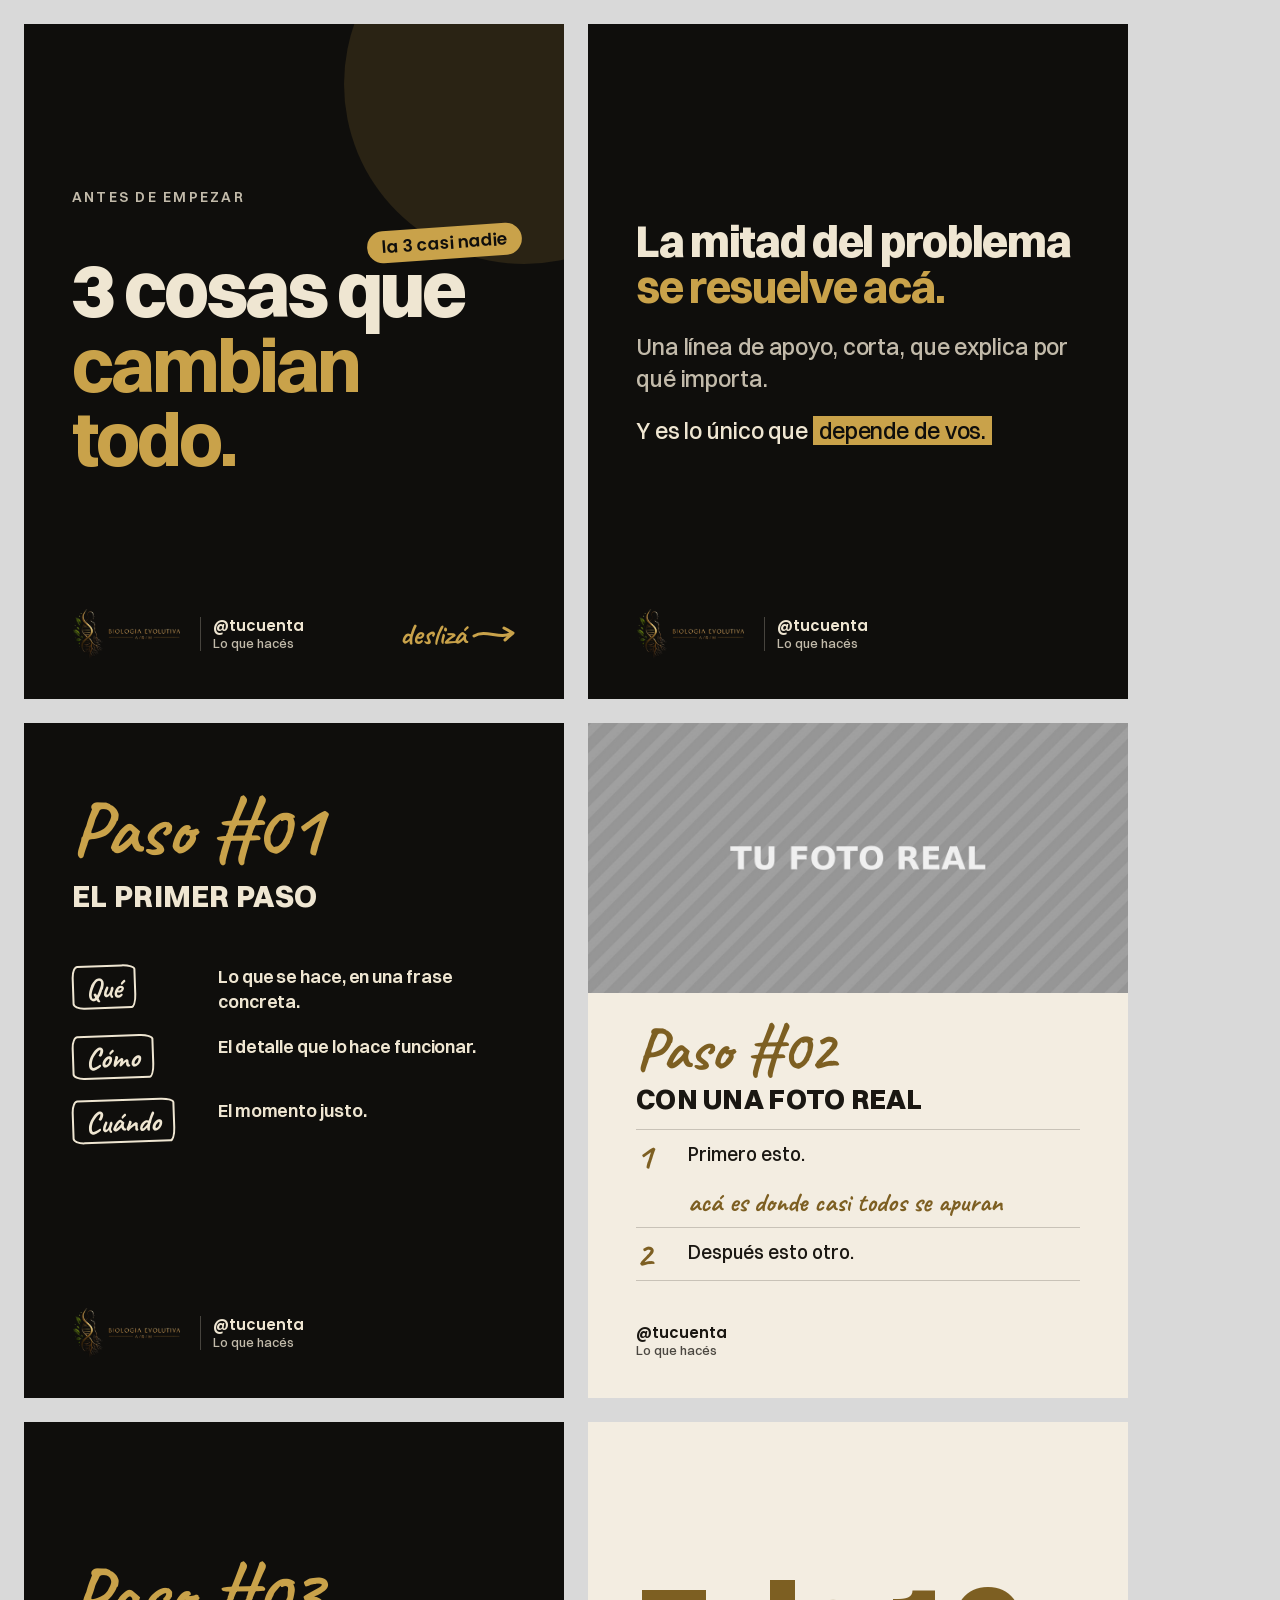
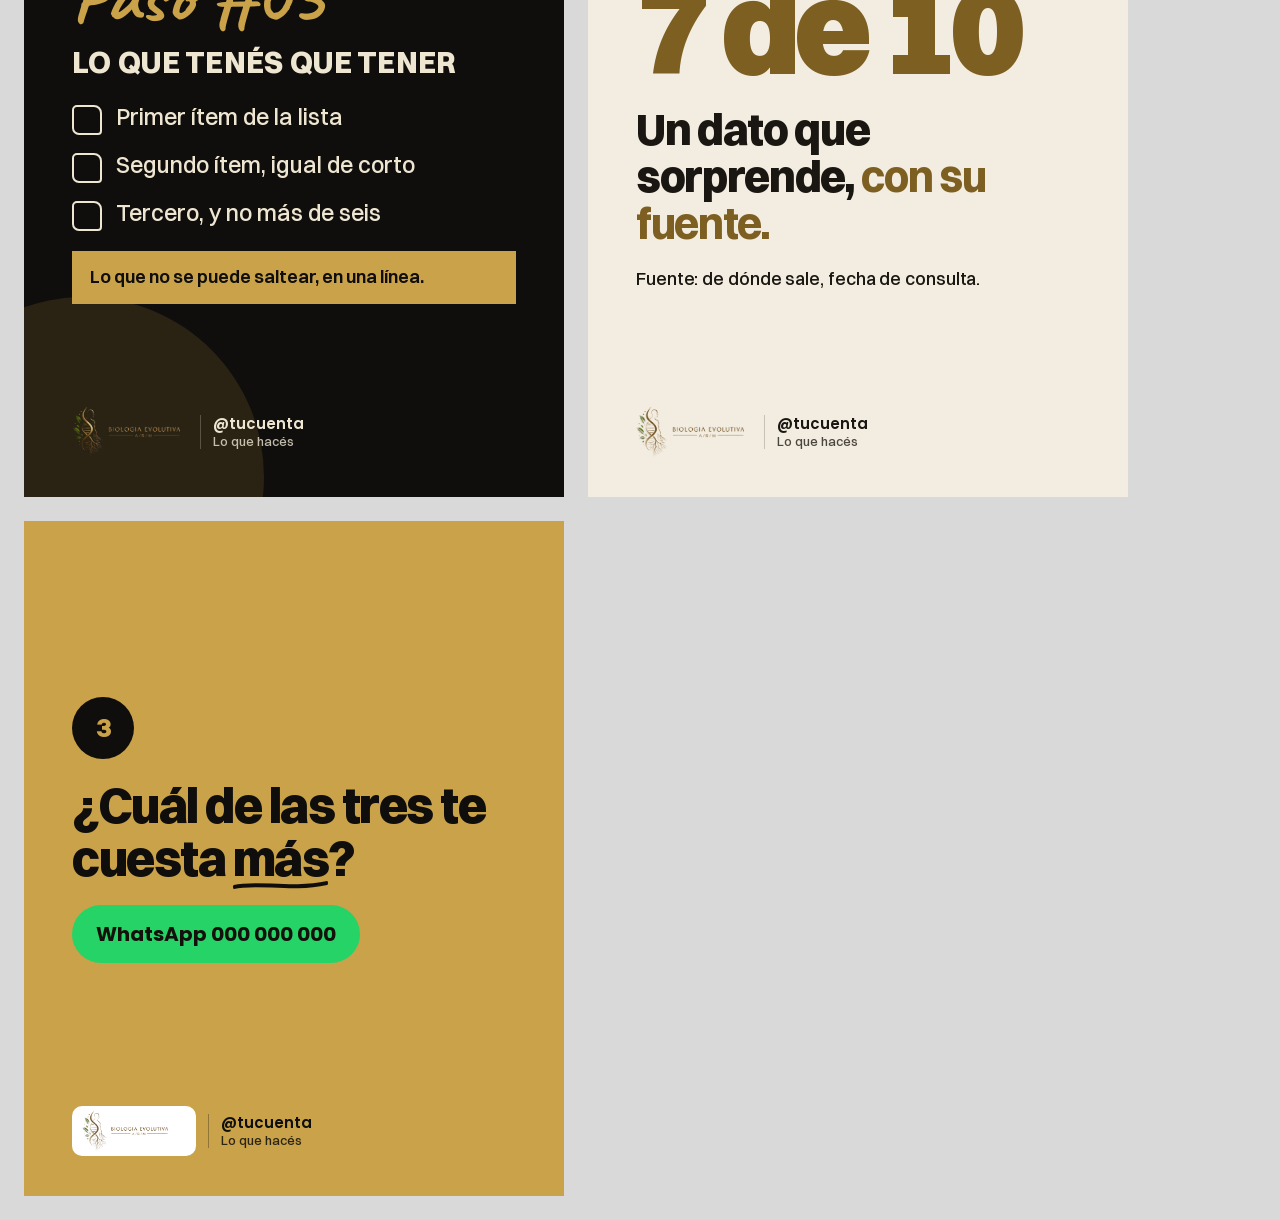
<file: 10 Contenido/Sistema de contenido/Áreas/Contenido/Templates/Muestrario carrusel/01-demo-elementos/index.html>
<!doctype html>
<!-- MUESTRARIO: todos los elementos del estilo en un carrusel de ejemplo (paleta por defecto).
     Es una muestra de diseño: NO se publica. Sirve para ver cómo quedan tus colores y tu logo
     después de correr aplicar-marca.py, y para copiar el HTML de cada elemento. -->
<html lang="es"><head><meta charset="utf-8"><title>Muestra · elementos</title>
<link rel="stylesheet" href="../../../../../.claude/skills/carrusel/base.css"></head>
<body class="paleta-principal">

<!-- 1 · Portada: kicker + sticker encima + título enorme + círculo de luz -->
<section class="slide">
  <div class="luz"></div>
  <div class="cuerpo">
    <span class="kicker">Antes de empezar</span>
    <span class="sticker encima">la 3 casi nadie</span>
    <h1 class="xl">3 cosas que <span class="resalta">cambian todo.</span></h1>
  </div>
  <div class="firma"><div class="iso"></div><div><b>@tucuenta</b><span>Lo que hacés</span></div><div class="deslizar">deslizá</div></div>
</section>

<!-- 2 · Segundo gancho: texto + marcador -->
<section class="slide">
  <div class="cuerpo">
    <h2>La mitad del problema <span class="resalta">se resuelve acá.</span></h2>
    <p class="suave">Una línea de apoyo, corta, que explica por qué importa.</p>
    <p>Y es lo único que <span class="marcador">depende de vos.</span></p>
  </div>
  <div class="firma"><div class="iso"></div><div><b>@tucuenta</b><span>Lo que hacés</span></div></div>
</section>

<!-- 3 · Paso a mano + filas con recuadro -->
<section class="slide">
  <div class="cuerpo" style="margin-top:20px">
    <span class="mano grande resalta">Paso #01</span>
    <h3 style="font-size:30px;margin-top:-8px">El primer paso</h3>
    <div class="filas" style="margin-top:30px">
      <div class="fila"><span class="recuadro">Qué</span><p>Lo que se hace, en una frase concreta.</p></div>
      <div class="fila"><span class="recuadro">Cómo</span><p>El detalle que lo hace funcionar.</p></div>
      <div class="fila"><span class="recuadro">Cuándo</span><p>El momento justo.</p></div>
    </div>
  </div>
  <div class="firma"><div class="iso"></div><div><b>@tucuenta</b><span>Lo que hacés</span></div></div>
</section>

<!-- 4 · Lámina clara con foto a media lámina + pasos con nota a mano -->
<section class="slide clara">
  <div class="foto-mitad" style="height:270px"><img src="../img/foto-horizontal.jpg" alt=""></div>
  <div class="cuerpo" style="gap:12px">
    <span class="mano grande resalta" style="font-size:60px">Paso #02</span>
    <h3 style="font-size:28px;margin-top:-8px">Con una foto real</h3>
    <ol class="pasos">
      <li>Primero esto. <em>acá es donde casi todos se apuran</em></li>
      <li>Después esto otro.</li>
    </ol>
  </div>
  <div class="firma"><div class="iso"></div><div><b>@tucuenta</b><span>Lo que hacés</span></div></div>
</section>

<!-- 5 · Casillas + barra de aviso -->
<section class="slide">
  <div class="luz abajo"></div>
  <div class="cuerpo">
    <span class="mano grande resalta">Paso #03</span>
    <h3 style="font-size:30px;margin-top:-8px">Lo que tenés que tener</h3>
    <ul class="check">
      <li>Primer ítem de la lista</li>
      <li>Segundo ítem, igual de corto</li>
      <li>Tercero, y no más de seis</li>
    </ul>
    <div class="barra">Lo que no se puede saltear, en una línea.</div>
  </div>
  <div class="firma"><div class="iso"></div><div><b>@tucuenta</b><span>Lo que hacés</span></div></div>
</section>

<!-- 6 · Número enorme -->
<section class="slide clara">
  <div class="cuerpo">
    <div class="cifra">7 de 10</div>
    <h2>Un dato que sorprende, <span class="resalta">con su fuente.</span></h2>
    <p class="chico">Fuente: de dónde sale, fecha de consulta.</p>
  </div>
  <div class="firma"><div class="iso"></div><div><b>@tucuenta</b><span>Lo que hacés</span></div></div>
</section>

<!-- 7 · Cierre de golpe: UN solo CTA -->
<section class="slide golpe">
  <div class="cuerpo">
    <span class="insignia" style="align-self:flex-start">3</span>
    <h2 style="font-size:50px">¿Cuál de las tres te cuesta <span class="subrayado">más</span>?</h2>
    <span class="boton wa">WhatsApp 000 000 000</span>
  </div>
  <div class="firma"><div class="iso"></div><div><b>@tucuenta</b><span>Lo que hacés</span></div></div>
</section>

<script>const l=[...document.querySelectorAll('.slide')];const s=Number(new URLSearchParams(location.search).get('s'));if(s){document.body.classList.add('solo');l[s-1]?.classList.add('activa');}</script>
</body></html>
</file>
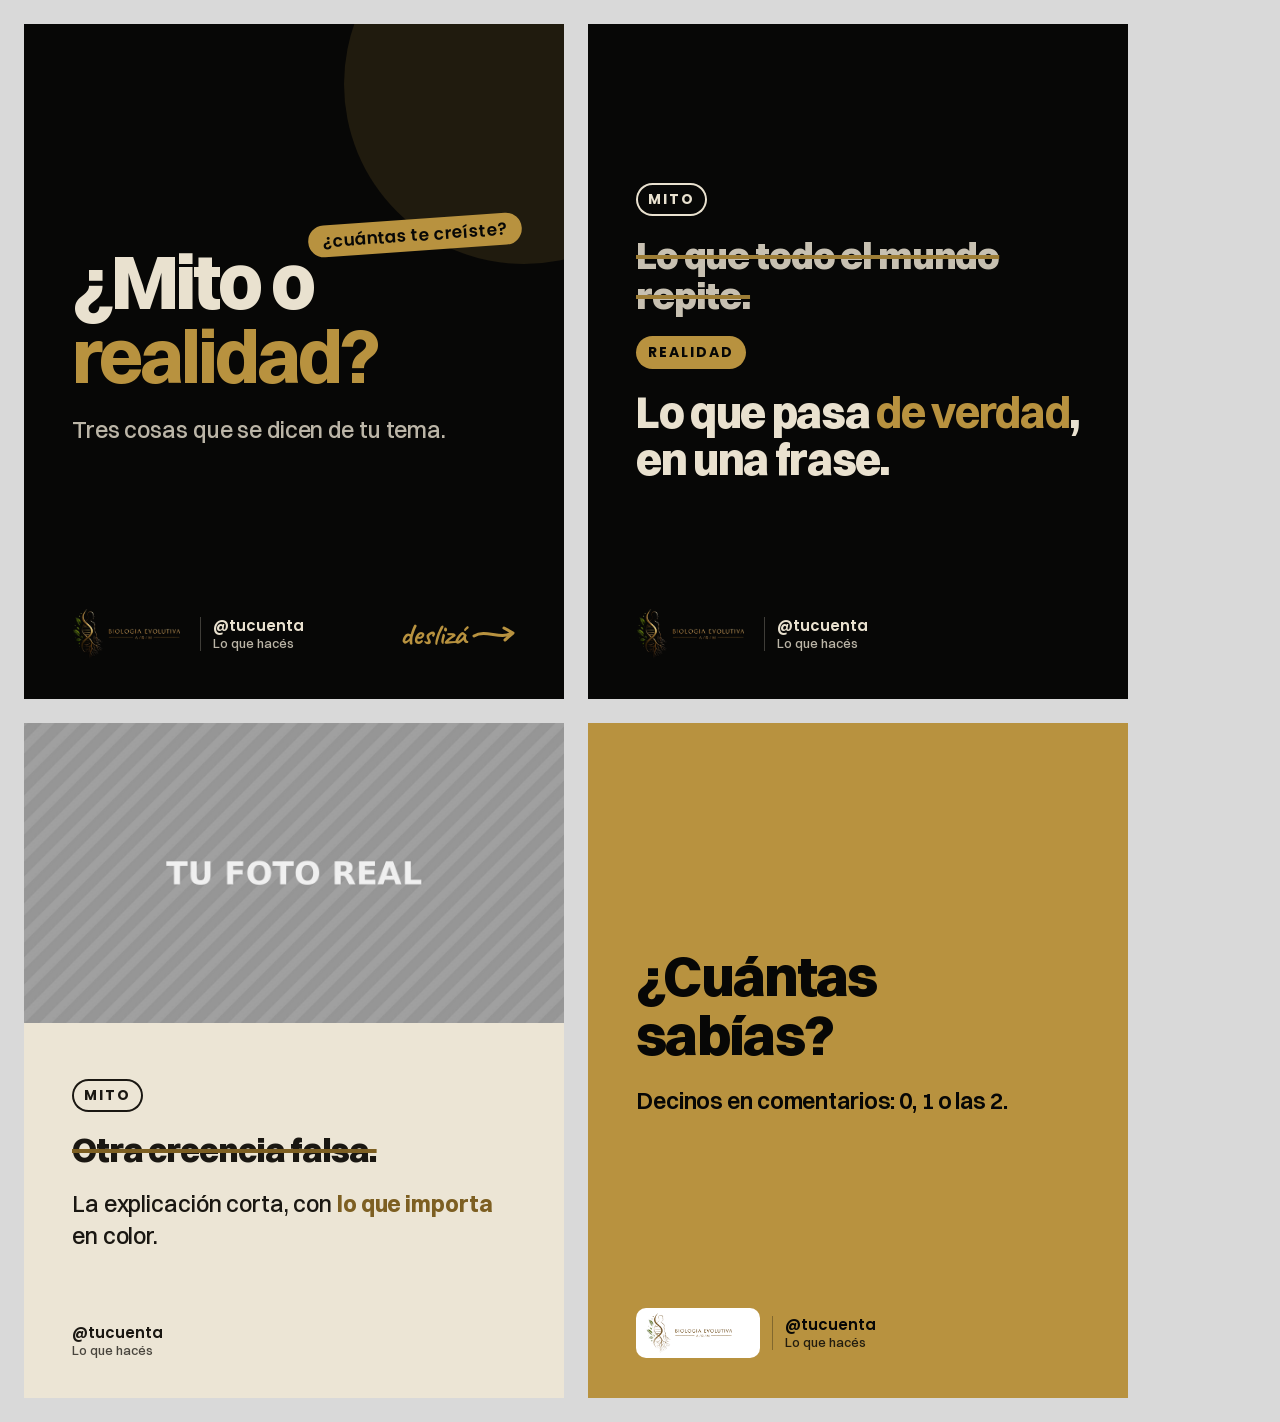
<file: 10 Contenido/Sistema de contenido/Áreas/Contenido/Templates/Muestrario carrusel/02-mito-noche/index.html>
<!doctype html>
<!-- MUESTRARIO: tipo Mito o realidad, paleta noche. NO se publica. -->
<html lang="es"><head><meta charset="utf-8"><title>Muestra · mito o realidad</title>
<link rel="stylesheet" href="../../../../../.claude/skills/carrusel/base.css"></head>
<body class="paleta-noche">

<section class="slide">
  <div class="luz"></div>
  <div class="cuerpo">
    <span class="sticker encima">¿cuántas te creíste?</span>
    <h1 class="xl">¿Mito o <span class="resalta">realidad?</span></h1>
    <p class="suave">Tres cosas que se dicen de tu tema.</p>
  </div>
  <div class="firma"><div class="iso"></div><div><b>@tucuenta</b><span>Lo que hacés</span></div><div class="deslizar">deslizá</div></div>
</section>
<section class="slide">
  <div class="cuerpo">
    <span class="etiqueta mito">Mito</span>
    <h2 class="tachado" style="font-size:38px;opacity:.85">Lo que todo el mundo repite.</h2>
    <span class="etiqueta">Realidad</span>
    <h2>Lo que pasa <span class="resalta">de verdad</span>, en una frase.</h2>
  </div>
  <div class="firma"><div class="iso"></div><div><b>@tucuenta</b><span>Lo que hacés</span></div></div>
</section>
<section class="slide clara">
  <div class="foto-mitad"><img src="../img/foto-horizontal.jpg" alt=""></div>
  <div class="cuerpo">
    <span class="etiqueta mito">Mito</span>
    <h2 class="tachado" style="font-size:34px">Otra creencia falsa.</h2>
    <p>La explicación corta, con <span class="resalta">lo que importa</span> en color.</p>
  </div>
  <div class="firma"><div class="iso"></div><div><b>@tucuenta</b><span>Lo que hacés</span></div></div>
</section>
<section class="slide golpe">
  <div class="cuerpo">
    <h2 style="font-size:56px">¿Cuántas sabías?</h2>
    <p style="font-weight:600">Decinos en comentarios: 0, 1 o las 2.</p>
  </div>
  <div class="firma"><div class="iso"></div><div><b>@tucuenta</b><span>Lo que hacés</span></div></div>
</section>

<script>const l=[...document.querySelectorAll('.slide')];const s=Number(new URLSearchParams(location.search).get('s'));if(s){document.body.classList.add('solo');l[s-1]?.classList.add('activa');}</script>
</body></html>
</file>
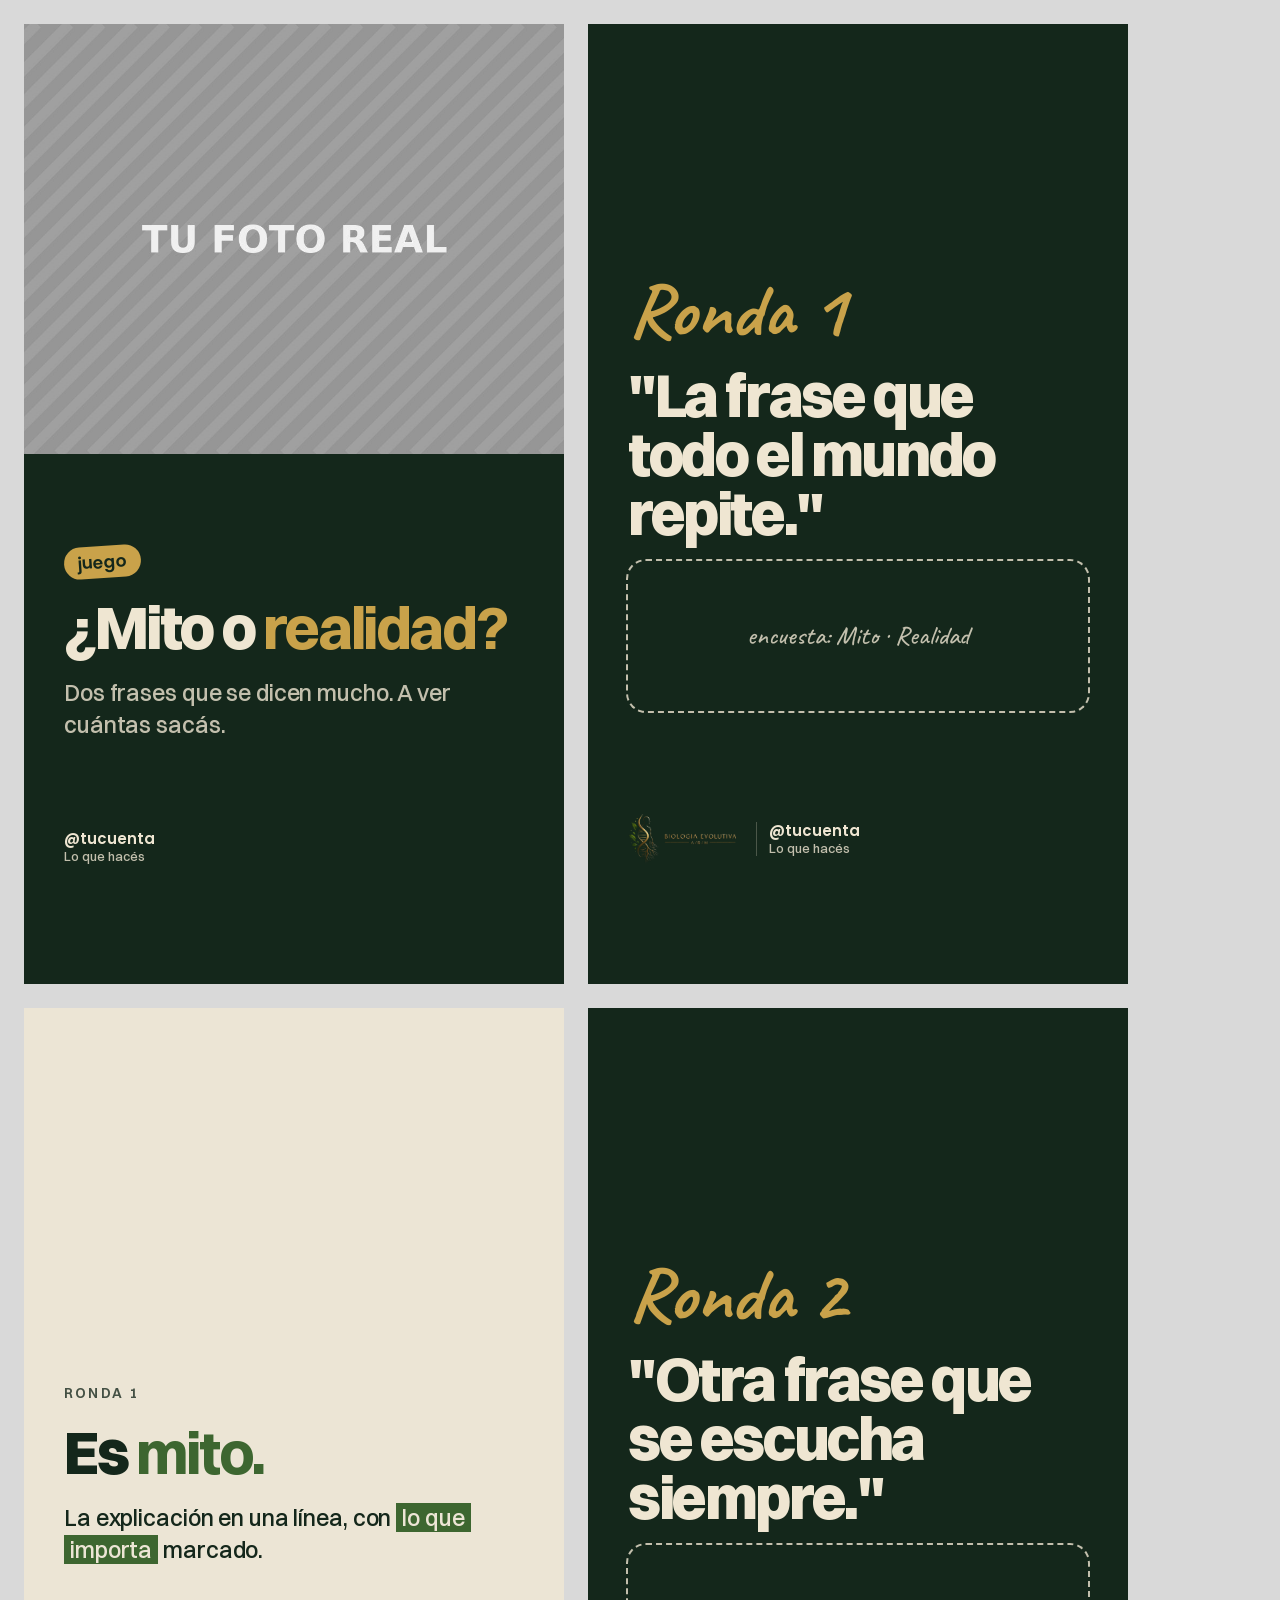
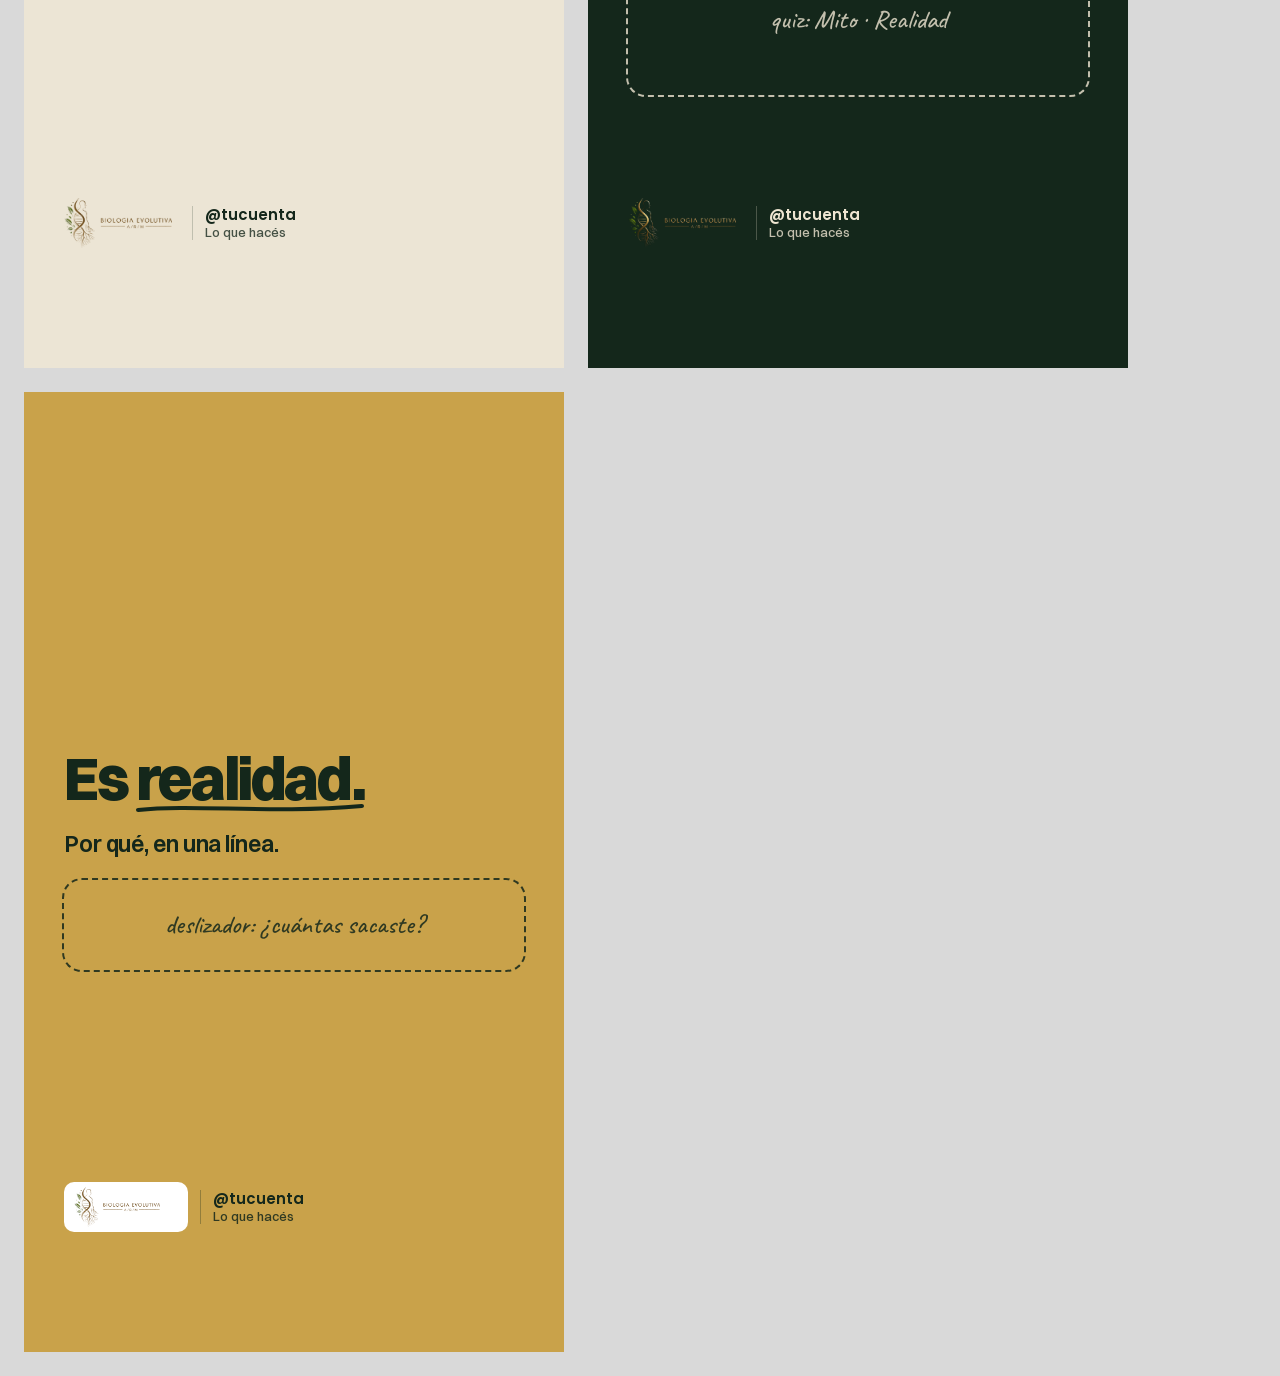
<file: 10 Contenido/Sistema de contenido/Áreas/Contenido/Templates/Muestrario historias/01-juego-mito-o-realidad/index.html>
<!doctype html>
<!-- MUESTRA de un recorrido de historias (tipo Juego: Mito o realidad). NO se publica.
     Los .hueco marcan dónde va el sticker de Instagram: se ven punteados al abrir el index.html
     y salen vacíos en la PNG. El sticker se pone en la app al subir. -->
<html lang="es"><head><meta charset="utf-8"><title>Muestra · historias · mito o realidad</title>
<link rel="stylesheet" href="../../../../../.claude/skills/carrusel/base.css"></head>
<body class="paleta-alterna">

<!-- 1 · Algo real a media pantalla + el anuncio del juego -->
<section class="slide historia">
  <div class="foto-mitad"><img src="../../Muestrario carrusel/img/foto-horizontal.jpg" alt=""></div>
  <div class="cuerpo">
    <span class="sticker">juego</span>
    <h1>¿Mito o <span class="resalta">realidad?</span></h1>
    <p class="suave">Dos frases que se dicen mucho. A ver cuántas sacás.</p>
  </div>
  <div class="firma"><div class="iso"></div><div><b>@tucuenta</b><span>Lo que hacés</span></div></div>
</section>

<!-- 2 · Ronda 1 + sticker (encuesta) -->
<section class="slide historia">
  <div class="cuerpo" style="gap:18px">
    <span class="mano grande resalta">Ronda 1</span>
    <h1>"La frase que todo el mundo repite."</h1>
    <div class="hueco">encuesta: Mito · Realidad</div>
  </div>
  <div class="firma"><div class="iso"></div><div><b>@tucuenta</b><span>Lo que hacés</span></div></div>
</section>

<!-- 3 · Respuesta 1 -->
<section class="slide historia clara">
  <div class="cuerpo">
    <span class="kicker">Ronda 1</span>
    <h1>Es <span class="resalta">mito.</span></h1>
    <p>La explicación en una línea, con <span class="marcador">lo que importa</span> marcado.</p>
  </div>
  <div class="firma"><div class="iso"></div><div><b>@tucuenta</b><span>Lo que hacés</span></div></div>
</section>

<!-- 4 · Ronda 2 + sticker (quiz) -->
<section class="slide historia">
  <div class="cuerpo" style="gap:18px">
    <span class="mano grande resalta">Ronda 2</span>
    <h1>"Otra frase que se escucha siempre."</h1>
    <div class="hueco">quiz: Mito · Realidad</div>
  </div>
  <div class="firma"><div class="iso"></div><div><b>@tucuenta</b><span>Lo que hacés</span></div></div>
</section>

<!-- 5 · Respuesta 2 + cierre de golpe -->
<section class="slide historia golpe">
  <div class="cuerpo">
    <h1>Es <span class="subrayado">realidad.</span></h1>
    <p style="font-weight:600">Por qué, en una línea.</p>
    <div class="hueco chico">deslizador: ¿cuántas sacaste?</div>
  </div>
  <div class="firma"><div class="iso"></div><div><b>@tucuenta</b><span>Lo que hacés</span></div></div>
</section>

<script>const l=[...document.querySelectorAll('.slide')];const s=Number(new URLSearchParams(location.search).get('s'));if(s){document.body.classList.add('solo');l[s-1]?.classList.add('activa');}</script>
</body></html>
</file>
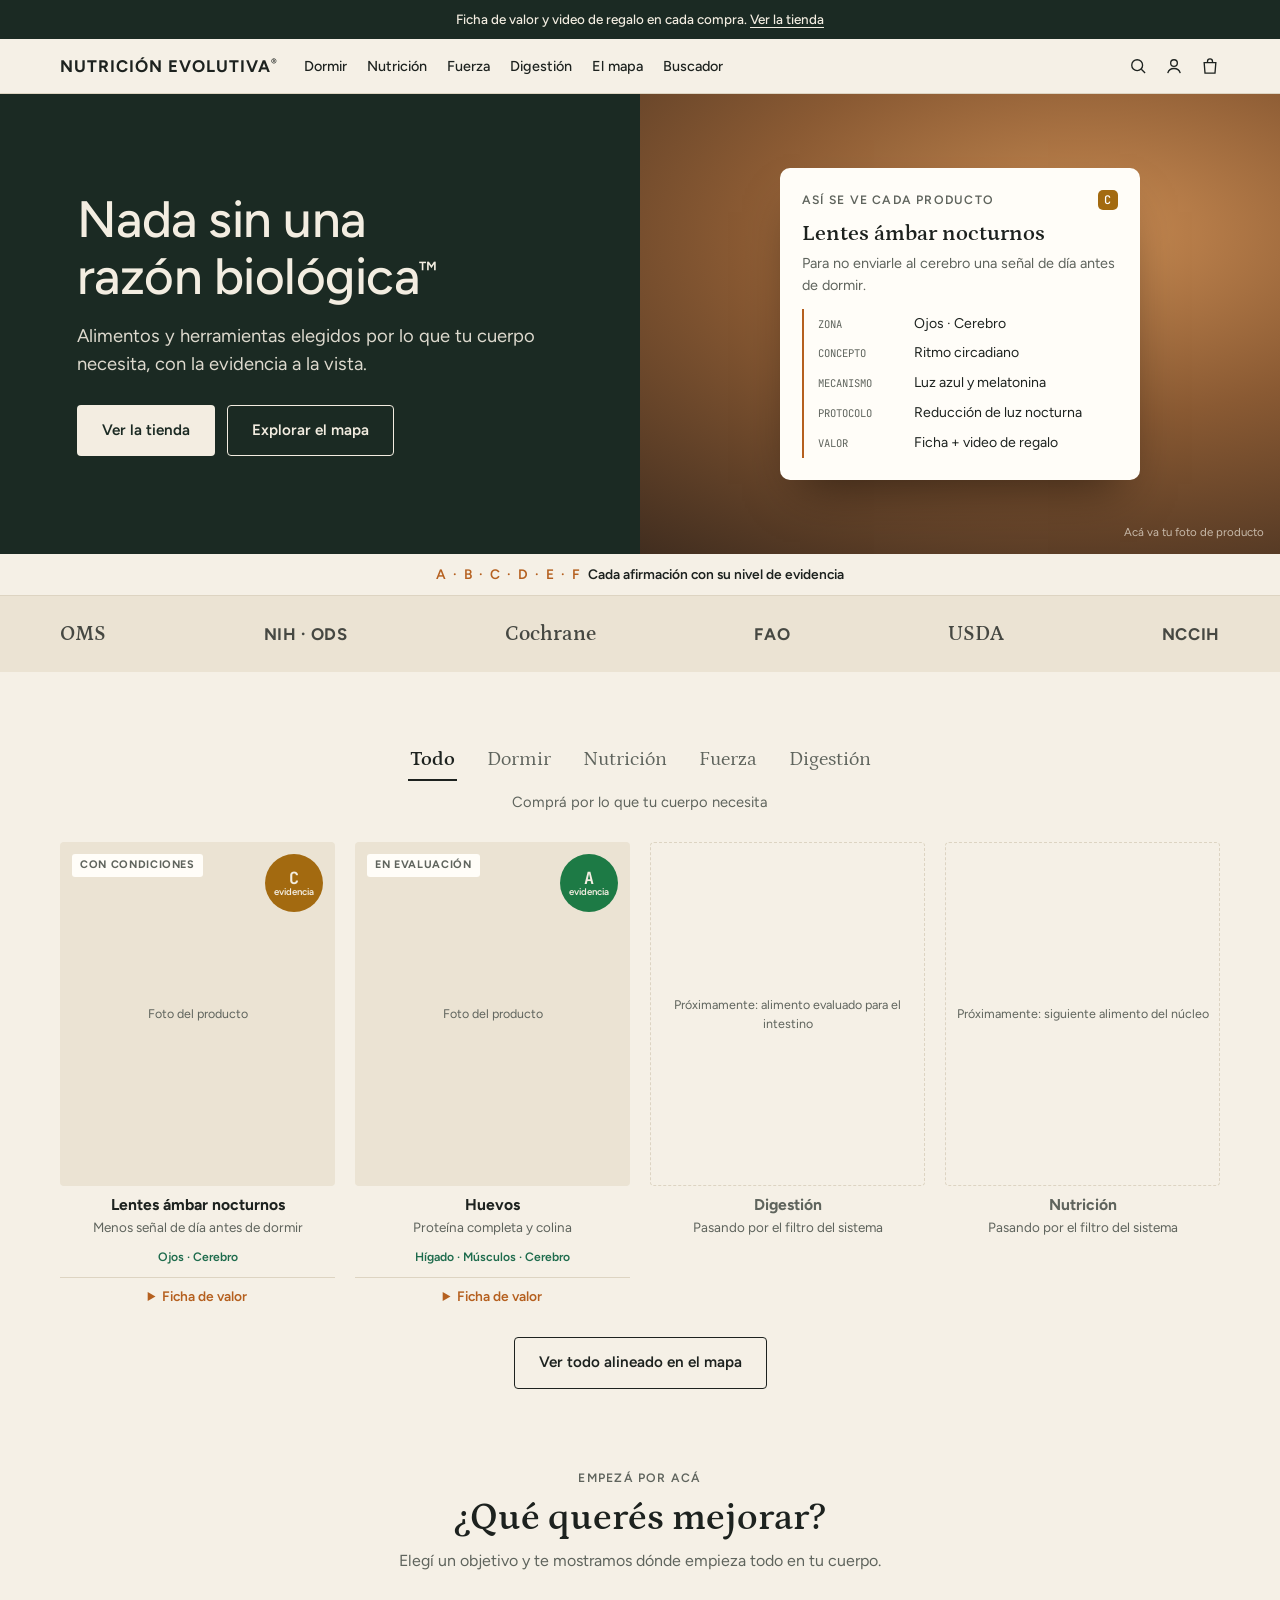
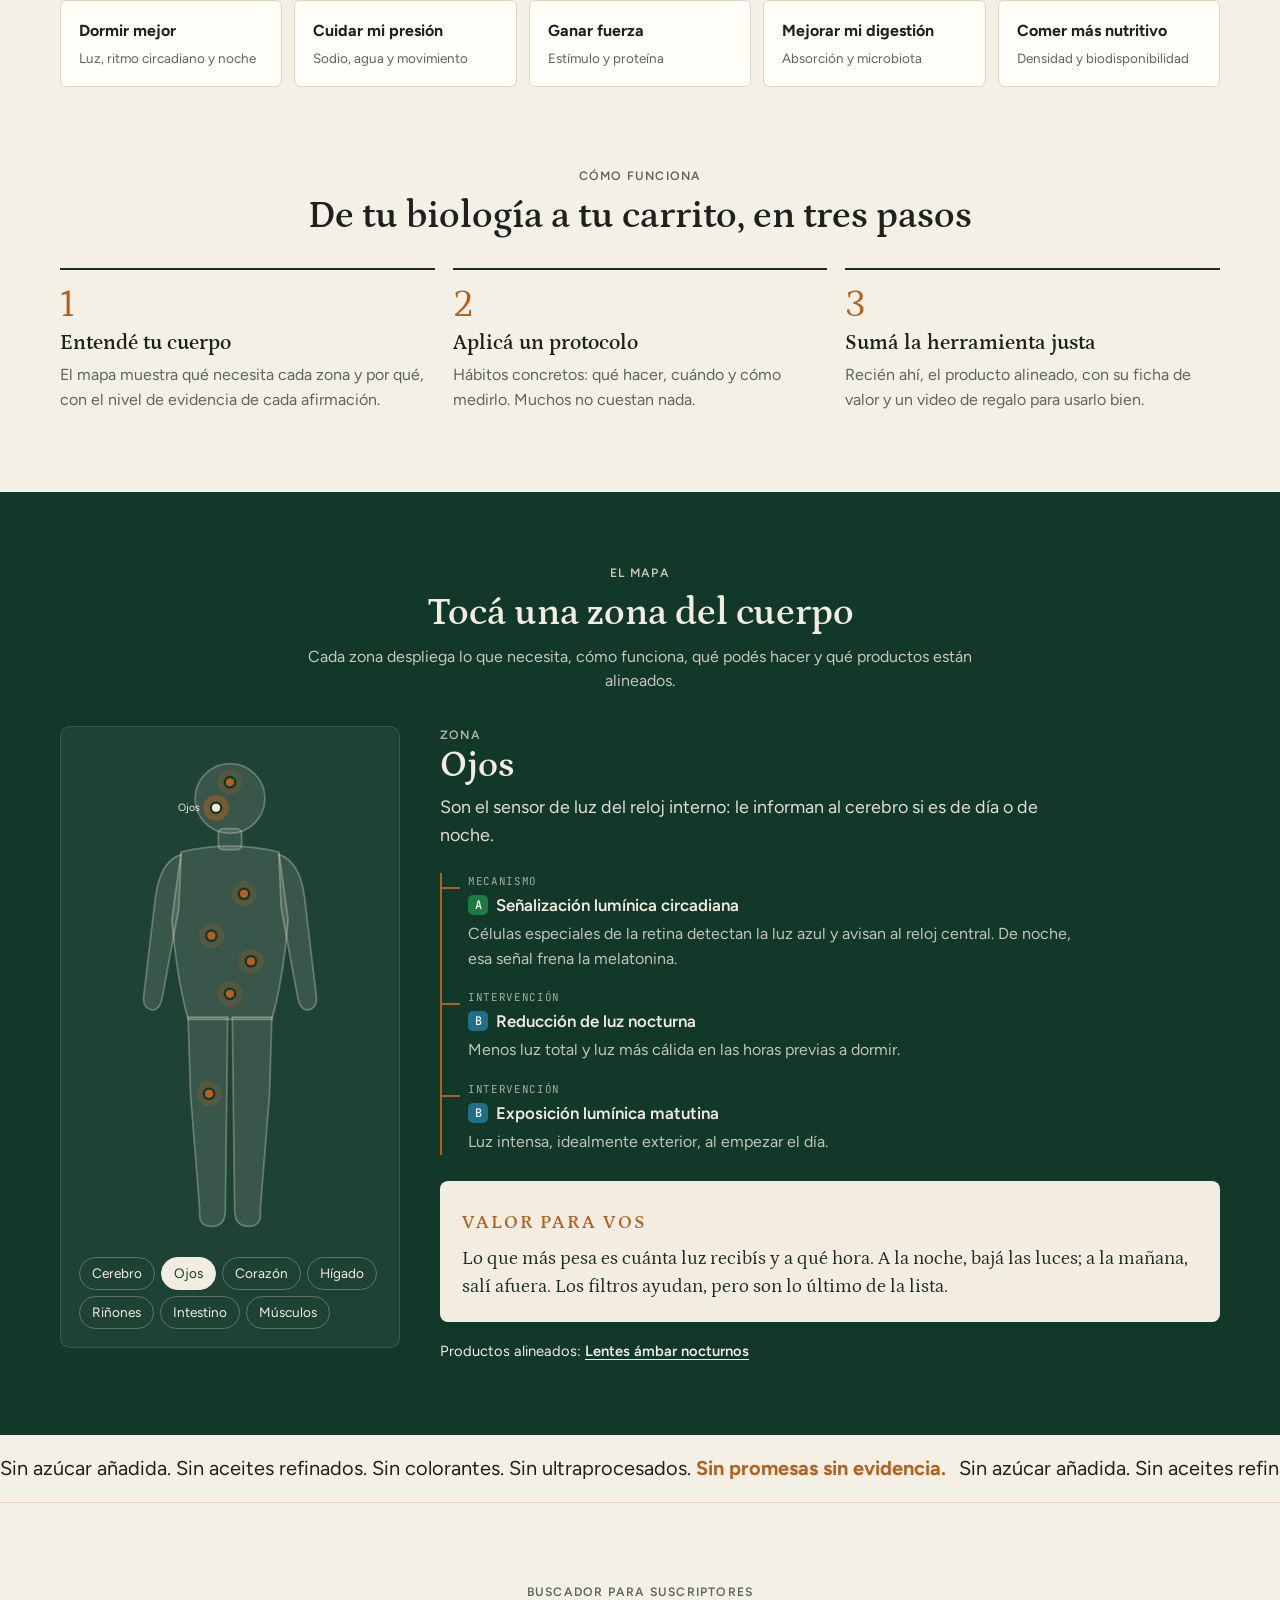
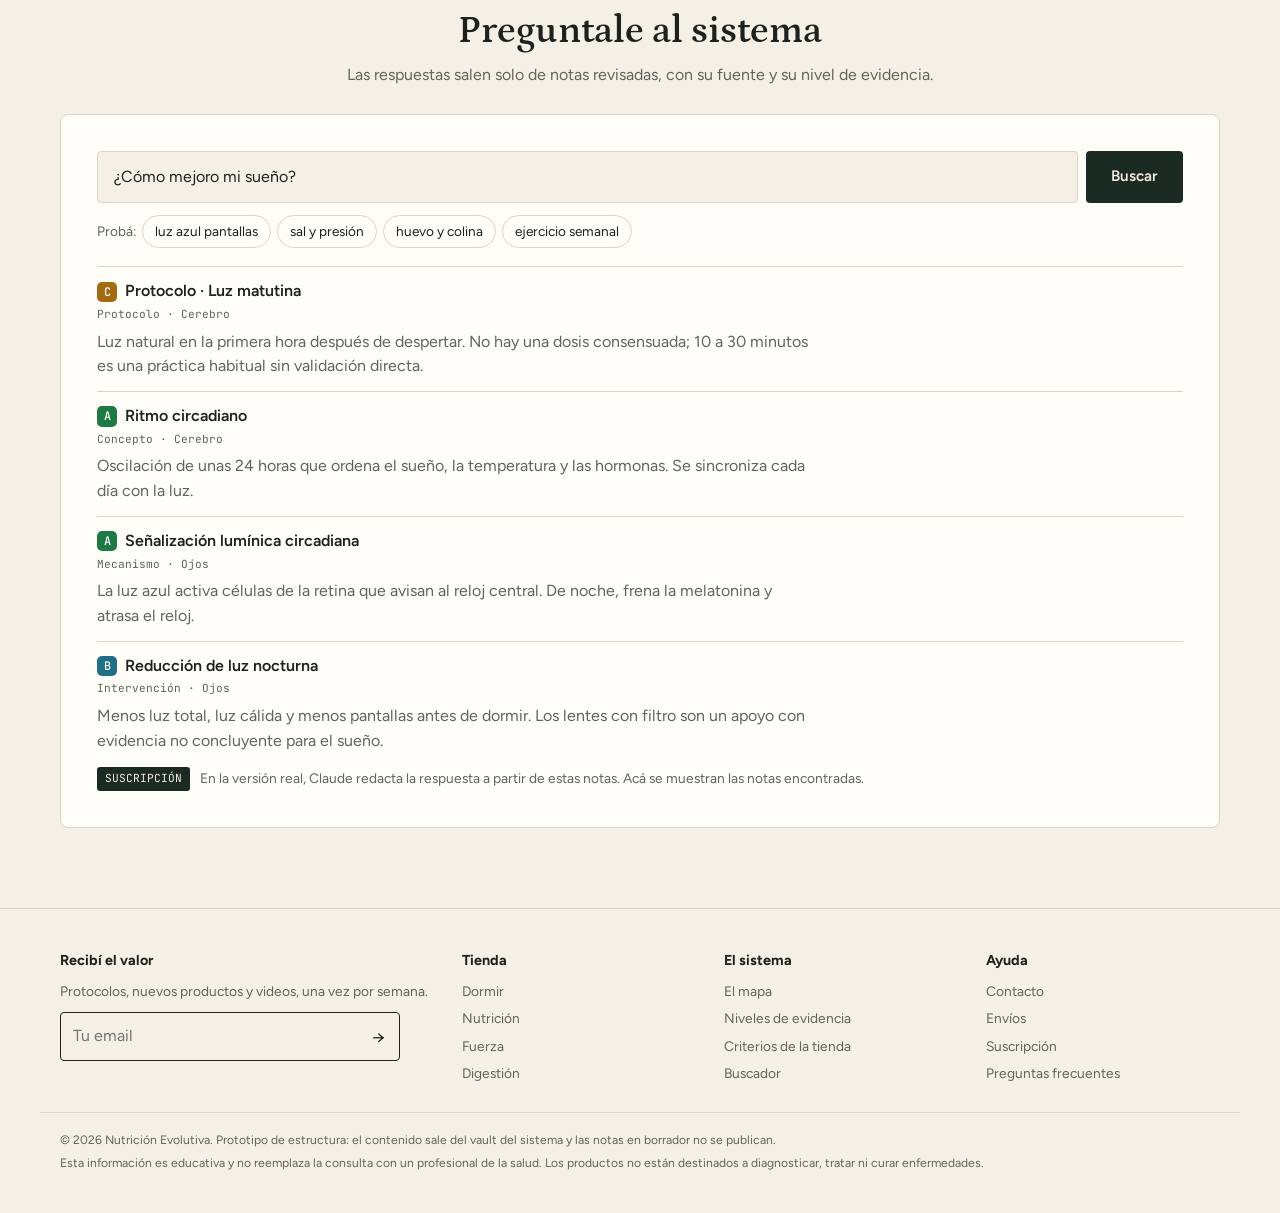
<file: 30 Web/Prototipos/v0.3 prototipo.html>
<!doctype html><html><head><meta charset=utf8><meta name=viewport content="width=device-width,initial-scale=1,viewport-fit=cover"><style>:root{color-scheme:light;box-sizing:border-box;padding-top:env(safe-area-inset-top,0px);padding-bottom:env(safe-area-inset-bottom,0px)}html{scroll-padding-top:env(safe-area-inset-top,0px)}body{margin:0;padding:0;font:14px -apple-system,BlinkMacSystemFont,sans-serif;background:#faf9f5;color:#141413}img{max-width:100%}[hidden]:not([hidden=until-found i]){display:none!important}</style></head><body>
<title>Nutrición Evolutiva</title>
<link rel="preconnect" href="https://fonts.googleapis.com">
<link rel="preconnect" href="https://fonts.gstatic.com" crossorigin>
<link rel="stylesheet" href="https://fonts.googleapis.com/css2?family=Petrona:ital,wght@0,400;0,600;1,400&family=Figtree:wght@400;500;600;700&family=JetBrains+Mono:wght@500&display=swap">
<style>
/* Layout: estructura Promix — barra de anuncio, header ancho con menú por necesidad, hero partido oscuro/visual, franja de fuentes, tienda con pestañas, objetivos, pasos, mapa sobre banda profunda, cinta, buscador, pie con newsletter */
:root {
  --bg: #f5f0e6;
  --band: #ebe3d3;
  --surface: #fffdf8;
  --ink: #1d221f;
  --muted: #5f645d;
  --line: #ddd4c2;
  --deep: #1b2a23;
  --deep-2: #12382a;
  --on-deep: #f3ede1;
  --accent: #b5601f;
  --accent-soft: #f1dfcb;
  --green: #1d6b4c;
  --figure: #e2d9c7;
  --ev-a: #1d7a45; --ev-b: #1f6f86; --ev-c: #a36a10; --ev-d: #6b5a8e; --ev-f: #a8402f;
  --f-display: "Petrona", Georgia, "Times New Roman", serif;
  --f-body: "Figtree", system-ui, -apple-system, "Segoe UI", sans-serif;
  --f-mono: "JetBrains Mono", ui-monospace, Consolas, monospace;
}
@media (prefers-color-scheme: dark) { :root:not([data-theme="light"]) {
  --bg: #121614; --band: #19201c; --surface: #1c2420; --ink: #ece6da; --muted: #a8aca3; --line: #2f3a34;
  --deep: #0b100d; --deep-2: #0d2a1f; --on-deep: #efe8db; --accent: #e08a45; --accent-soft: #3a2a1c;
  --green: #5cc79a; --figure: #26302b;
  --ev-a: #5fc18a; --ev-b: #62b6cf; --ev-c: #e0a64a; --ev-d: #a998cf; --ev-f: #e2826f;
  color-scheme: dark; } }
:root[data-theme="dark"] {
  --bg: #121614; --band: #19201c; --surface: #1c2420; --ink: #ece6da; --muted: #a8aca3; --line: #2f3a34;
  --deep: #0b100d; --deep-2: #0d2a1f; --on-deep: #efe8db; --accent: #e08a45; --accent-soft: #3a2a1c;
  --green: #5cc79a; --figure: #26302b;
  --ev-a: #5fc18a; --ev-b: #62b6cf; --ev-c: #e0a64a; --ev-d: #a998cf; --ev-f: #e2826f;
  color-scheme: dark; }

* { box-sizing: border-box; }
body { background: var(--bg); color: var(--ink); font-family: var(--f-body); font-size: 1rem; line-height: 1.55; }
.wrap { max-width: 1200px; margin: 0 auto; padding-inline: 20px; }
h1, h2, h3 { font-family: var(--f-display); text-wrap: balance; margin: 0; line-height: 1.1; font-weight: 600; }
h2 { font-size: clamp(1.7rem, 3.2vw, 2.35rem); }
p { margin: 0; }
button { font: inherit; color: inherit; }
a { color: inherit; }
:focus-visible { outline: 2px solid var(--accent); outline-offset: 2px; }
.eyebrow { font-size: .76rem; letter-spacing: .1em; text-transform: uppercase; color: var(--muted); font-weight: 600; }
.btn { display: inline-flex; align-items: center; justify-content: center; border-radius: 4px; padding: 13px 24px; font-weight: 600; cursor: pointer; text-decoration: none; border: 1px solid transparent; font-size: .95rem; }
.btn-cream { background: var(--on-deep); color: var(--deep); }
.btn-outline { border-color: var(--on-deep); color: var(--on-deep); background: transparent; }
.btn-dark { background: var(--deep); color: var(--on-deep); }
.btn-line { border-color: var(--ink); background: transparent; color: var(--ink); }
.btn:hover { filter: brightness(1.1); }

/* anuncio + header */
.announce { background: var(--deep); color: var(--on-deep); text-align: center; font-size: .84rem; padding: 9px 16px; font-weight: 500; }
.announce u { text-underline-offset: 3px; }
header.top { position: sticky; top: env(safe-area-inset-top, 0px); z-index: 10; background: var(--bg); border-bottom: 1px solid var(--line); }
header.top .wrap { display: flex; align-items: center; gap: 26px; padding-block: 14px; }
.brand { font-family: var(--f-body); font-weight: 700; letter-spacing: .06em; font-size: 1.05rem; text-transform: uppercase; white-space: nowrap; }
.brand sup { font-size: .55em; font-weight: 500; }
.menu { display: flex; gap: 20px; flex-wrap: wrap; margin-right: auto; }
.menu a { text-decoration: none; font-size: .9rem; font-weight: 500; }
.menu a:hover { color: var(--accent); }
.icons { display: flex; gap: 16px; align-items: center; }
.icons svg { width: 20px; height: 20px; stroke: var(--ink); fill: none; stroke-width: 1.6; display: block; }

/* hero */
.hero { display: grid; grid-template-columns: 1fr 1fr; min-height: 460px; }
.hero-text { background: var(--deep); color: var(--on-deep); padding: clamp(32px, 6vw, 80px); display: flex; flex-direction: column; justify-content: center; gap: 18px; }
.hero-text h1 { font-family: var(--f-body); font-weight: 500; font-size: clamp(2rem, 4.2vw, 3.2rem); letter-spacing: -.01em; }
.hero-text h1 sup { font-size: .4em; }
.hero-text p { font-size: 1.15rem; max-width: 40ch; opacity: .9; }
.hero-text .ctas { display: flex; gap: 12px; flex-wrap: wrap; margin-top: 8px; }
.hero-visual { background: radial-gradient(120% 90% at 70% 30%, #c98b52 0%, #8a5a33 45%, #3d2b1e 100%); display: flex; align-items: center; justify-content: center; padding: 32px; position: relative; }
.hero-visual .photo-note { position: absolute; bottom: 12px; right: 16px; font-size: .72rem; color: #f3ede1; opacity: .7; }
.sample { background: var(--surface); color: var(--ink); border-radius: 10px; padding: 22px; width: 100%; max-width: 360px; box-shadow: 0 24px 48px -20px rgba(0,0,0,.55); display: flex; flex-direction: column; gap: 12px; }
.sample .top { display: flex; justify-content: space-between; align-items: center; gap: 8px; }
.sample h3 { font-size: 1.35rem; }
.sample .need { color: var(--muted); font-size: .9rem; margin-top: -6px; }
.trail { list-style: none; margin: 0; padding: 0; border-left: 2px solid var(--accent); }
.trail li { padding: 4px 0 4px 14px; font-size: .88rem; display: flex; gap: 8px; align-items: baseline; }
.trail li span { font-family: var(--f-mono); font-size: .66rem; text-transform: uppercase; color: var(--muted); min-width: 88px; }

/* franja de confianza */
.trust { text-align: center; padding: 10px 16px; font-size: .86rem; font-weight: 600; border-bottom: 1px solid var(--line); }
.trust .stars { color: var(--accent); letter-spacing: 2px; }
.sources { background: var(--band); }
.sources .wrap { display: flex; justify-content: space-between; align-items: center; gap: 18px 28px; flex-wrap: wrap; padding-block: 22px; }
.sources span { font-family: var(--f-display); font-size: 1.3rem; font-weight: 600; opacity: .8; }
.sources span:nth-child(2n) { font-family: var(--f-body); font-weight: 700; letter-spacing: .04em; font-size: 1.05rem; }

/* evidencia */
.ev { display: inline-flex; align-items: center; justify-content: center; min-width: 1.7em; height: 1.7em; padding: 0 .4em; border-radius: 5px; font-family: var(--f-mono); font-size: .74rem; font-weight: 500; color: #fff; flex: none; }
.ev-A { background: var(--ev-a); } .ev-B { background: var(--ev-b); } .ev-C { background: var(--ev-c); }
.ev-D, .ev-E { background: var(--ev-d); } .ev-F { background: var(--ev-f); }

section { padding-top: 80px; }
.center { text-align: center; max-width: 720px; margin: 0 auto; display: flex; flex-direction: column; gap: 10px; align-items: center; }
.center p { color: var(--muted); }

/* tienda con pestañas */
.tabs { display: flex; justify-content: center; gap: 28px; flex-wrap: wrap; margin-top: 4px; }
.tab { background: none; border: 0; border-bottom: 2px solid transparent; padding: 4px 2px; font-family: var(--f-display); font-size: 1.25rem; color: var(--muted); cursor: pointer; }
.tab[aria-selected="true"] { color: var(--ink); border-bottom-color: var(--ink); font-weight: 600; }
.sub { text-align: center; color: var(--muted); margin-top: 10px; font-size: .92rem; }
.grid { margin-top: 28px; display: grid; grid-template-columns: repeat(4, 1fr); gap: 20px; }
.card { display: flex; flex-direction: column; gap: 10px; text-align: center; min-width: 0; }
.card .img { aspect-ratio: 4 / 5; max-width: 100%; background: var(--band); position: relative; display: flex; align-items: center; justify-content: center; color: var(--muted); font-size: .78rem; border-radius: 4px; }
.seal { position: absolute; top: 12px; right: 12px; width: 58px; height: 58px; border-radius: 50%; background: var(--deep); color: var(--on-deep); display: flex; flex-direction: column; align-items: center; justify-content: center; font-size: .6rem; line-height: 1.1; font-weight: 600; }
.seal b { font-family: var(--f-mono); font-size: 1.05rem; }
.seal.ev-A { background: var(--ev-a); } .seal.ev-B { background: var(--ev-b); } .seal.ev-C { background: var(--ev-c); }
.state { position: absolute; left: 12px; top: 12px; font-size: .68rem; font-weight: 700; text-transform: uppercase; letter-spacing: .06em; background: var(--surface); padding: 3px 8px; border-radius: 3px; }
.card h3 { font-family: var(--f-body); font-size: .98rem; font-weight: 700; }
.card .benefit { color: var(--muted); font-size: .84rem; margin-top: -6px; }
.card .zones { font-size: .76rem; color: var(--green); font-weight: 600; }
.card details { text-align: left; border-top: 1px solid var(--line); padding-top: 8px; }
.card summary { cursor: pointer; font-weight: 600; font-size: .86rem; color: var(--accent); text-align: center; }
.card dl { margin: 10px 0 0; display: grid; gap: 7px; font-size: .85rem; }
.card dt { font-weight: 600; }
.card dd { margin: 0; color: var(--muted); }
.card.soon .img { background: transparent; border: 1px dashed var(--line); }
.card.soon h3 { color: var(--muted); }
.more { display: flex; justify-content: center; margin-top: 30px; }

/* objetivos */
.goals { margin-top: 26px; display: grid; grid-template-columns: repeat(5, 1fr); gap: 12px; }
.goal { background: var(--surface); border: 1px solid var(--line); border-radius: 6px; padding: 18px; text-align: left; cursor: pointer; display: flex; flex-direction: column; gap: 4px; min-width: 0; }
.goal b { font-weight: 700; }
.goal span { color: var(--muted); font-size: .84rem; }
.goal:hover { border-color: var(--deep); }

/* pasos */
.steps { margin-top: 30px; display: grid; grid-template-columns: repeat(3, 1fr); gap: 18px; }
.step { border-top: 2px solid var(--deep); padding-top: 16px; display: flex; flex-direction: column; gap: 8px; min-width: 0; }
.step .n { font-family: var(--f-display); font-size: 2.4rem; color: var(--accent); line-height: 1; }
.step h3 { font-size: 1.3rem; }
.step p { color: var(--muted); }

/* mapa sobre banda profunda */
.deepband { background: var(--deep-2); color: var(--on-deep); margin-top: 80px; padding-block: 72px; }
.deepband .center p { color: var(--on-deep); opacity: .8; }
.deepband .eyebrow { color: var(--on-deep); opacity: .7; }
.map { margin-top: 32px; display: grid; grid-template-columns: minmax(240px, 340px) 1fr; gap: 40px; align-items: start; }
.figure-box { background: rgba(255,255,255,.05); border: 1px solid rgba(255,255,255,.12); border-radius: 10px; padding: 18px; position: sticky; top: 90px; }
.figure-box svg { width: 100%; height: auto; max-height: 500px; display: block; }
.body-shape { fill: rgba(243,237,225,.12); stroke: rgba(243,237,225,.3); stroke-width: 1.5; }
.spot { cursor: pointer; }
.spot .halo { fill: var(--accent); opacity: .22; transition: opacity .2s; }
.spot .dot { fill: var(--accent); stroke: var(--deep-2); stroke-width: 2; }
.spot text { font-family: var(--f-body); font-size: 9px; fill: var(--on-deep); opacity: 0; transition: opacity .2s; }
.spot:hover text, .spot:focus text, .spot.on text { opacity: 1; }
.spot.on .halo, .spot:hover .halo { opacity: .5; }
.spot.on .dot { fill: var(--on-deep); }
.spot:focus { outline: none; }
.spot:focus-visible .dot { stroke: var(--on-deep); stroke-width: 3; }
.chips { display: flex; flex-wrap: wrap; gap: 6px; margin-top: 12px; }
.chip { border: 1px solid rgba(243,237,225,.3); background: transparent; color: var(--on-deep); border-radius: 99px; padding: 5px 12px; font-size: .85rem; cursor: pointer; }
.chip[aria-pressed="true"] { background: var(--on-deep); color: var(--deep-2); border-color: var(--on-deep); }
.panel { min-width: 0; }
.panel h3 { font-size: 2.3rem; }
.panel .need { margin-top: 8px; font-size: 1.12rem; max-width: 58ch; opacity: .92; }
.tree { margin-top: 24px; border-left: 2px solid var(--accent); display: flex; flex-direction: column; gap: 18px; }
.branch { position: relative; padding-left: 26px; }
.branch::before { content: ""; position: absolute; left: 0; top: .85em; width: 18px; border-top: 2px solid var(--accent); }
.branch .kind { font-family: var(--f-mono); font-size: .68rem; text-transform: uppercase; letter-spacing: .06em; opacity: .65; }
.branch .ttl { display: flex; align-items: center; gap: 8px; font-weight: 600; font-size: 1.05rem; margin-top: 2px; }
.branch p { opacity: .78; margin-top: 4px; max-width: 62ch; }
.value { margin-top: 26px; background: var(--on-deep); color: var(--deep); border-radius: 8px; padding: 20px 22px; }
.value .eyebrow { color: var(--accent); opacity: 1; }
.value p { margin-top: 8px; font-family: var(--f-display); font-size: 1.18rem; line-height: 1.5; max-width: 60ch; }
.building { margin-top: 24px; border: 1px dashed rgba(243,237,225,.35); border-radius: 8px; padding: 18px; opacity: .85; }
.prod-links { margin-top: 18px; font-size: .92rem; }
.prod-links a { color: var(--on-deep); font-weight: 600; text-underline-offset: 3px; }

/* cinta */
.marquee { border-bottom: 1px solid var(--line); overflow: hidden; padding-block: 18px; background: var(--bg); }
.marquee .track { display: flex; width: max-content; animation: slide 40s linear infinite; }
.marquee span { font-size: 1.25rem; white-space: nowrap; padding-right: .5rem; }
.marquee span b { color: var(--accent); }
@keyframes slide { to { transform: translateX(-50%); } }

/* buscador */
.search { margin-top: 26px; background: var(--surface); border: 1px solid var(--line); border-radius: 8px; padding: clamp(20px, 4vw, 36px); }
.search form { display: flex; gap: 8px; flex-wrap: wrap; }
.search input { flex: 1 1 260px; min-width: 0; font: inherit; padding: 13px 16px; border: 1px solid var(--line); border-radius: 4px; background: var(--bg); color: var(--ink); }
.examples { margin-top: 12px; display: flex; flex-wrap: wrap; gap: 6px; align-items: center; font-size: .86rem; color: var(--muted); }
.examples .chip { border-color: var(--line); color: var(--ink); }
.results { margin-top: 18px; display: flex; flex-direction: column; gap: 12px; }
.result { border-top: 1px solid var(--line); padding-top: 12px; }
.result .ttl { display: flex; gap: 8px; align-items: center; font-weight: 600; }
.result .meta { font-family: var(--f-mono); font-size: .7rem; color: var(--muted); margin-top: 2px; }
.result p { color: var(--muted); margin-top: 6px; max-width: 72ch; }
.paywall { margin-top: 14px; font-size: .86rem; color: var(--muted); display: flex; gap: 10px; align-items: center; flex-wrap: wrap; }
.lock { font-family: var(--f-mono); font-size: .7rem; background: var(--deep); color: var(--on-deep); border-radius: 3px; padding: 3px 8px; }

/* pie */
footer { margin-top: 80px; border-top: 1px solid var(--line); }
footer .cols { display: grid; grid-template-columns: 1.6fr 1fr 1fr 1fr; gap: 28px; padding-block: 40px 28px; }
footer h4 { margin: 0 0 10px; font-size: .9rem; }
footer ul { list-style: none; margin: 0; padding: 0; display: grid; gap: 6px; font-size: .86rem; color: var(--muted); }
footer form { display: flex; margin-top: 10px; border: 1px solid var(--ink); border-radius: 4px; max-width: 340px; }
footer input { flex: 1; min-width: 0; border: 0; background: transparent; padding: 11px 12px; font: inherit; color: var(--ink); }
footer form button { border: 0; background: transparent; padding: 0 14px; cursor: pointer; font-size: 1.1rem; }
.newsnote { font-size: .86rem; color: var(--muted); }
.legal { border-top: 1px solid var(--line); padding-block: 18px 40px; font-size: .76rem; color: var(--muted); display: grid; gap: 4px; }

@media (max-width: 960px) {
  .grid { grid-template-columns: repeat(2, 1fr); }
  .goals { grid-template-columns: repeat(2, 1fr); }
  footer .cols { grid-template-columns: 1fr 1fr; }
}
@media (max-width: 760px) {
  .menu { display: none; }
  header.top .wrap { justify-content: space-between; }
  .hero { grid-template-columns: 1fr; }
  .steps, .map { grid-template-columns: 1fr; }
  .figure-box { position: static; }
  .figure-box svg { max-height: 340px; }
}
@media (max-width: 460px) {
  .grid, .goals, footer .cols { grid-template-columns: 1fr; }
}
@media (prefers-reduced-motion: reduce) { * { transition: none !important; } .marquee .track { animation: none; } }
</style>

<div class="announce">Ficha de valor y video de regalo en cada compra. <u>Ver la tienda</u></div>

<header class="top">
  <div class="wrap">
    <span class="brand">Nutrición Evolutiva<sup>®</sup></span>
    <nav class="menu" aria-label="Comprar por necesidad">
      <a href="#tienda" data-need="dormir">Dormir</a>
      <a href="#tienda" data-need="nutricion">Nutrición</a>
      <a href="#tienda" data-need="fuerza">Fuerza</a>
      <a href="#tienda" data-need="digestion">Digestión</a>
      <a href="#mapa">El mapa</a>
      <a href="#buscador">Buscador</a>
    </nav>
    <div class="icons" aria-hidden="true">
      <svg viewBox="0 0 24 24"><circle cx="11" cy="11" r="6.5"/><path d="M16 16l4.5 4.5"/></svg>
      <svg viewBox="0 0 24 24"><circle cx="12" cy="8.5" r="4"/><path d="M4.5 20.5c1.2-4 4-5.5 7.5-5.5s6.3 1.5 7.5 5.5"/></svg>
      <svg viewBox="0 0 24 24"><path d="M5 8h14l-1 12.5H6z"/><path d="M9 8V6.5a3 3 0 016 0V8"/></svg>
    </div>
  </div>
</header>

<div class="hero">
  <div class="hero-text">
    <h1>Nada sin una razón biológica<sup>™</sup></h1>
    <p>Alimentos y herramientas elegidos por lo que tu cuerpo necesita, con la evidencia a la vista.</p>
    <div class="ctas">
      <a class="btn btn-cream" href="#tienda">Ver la tienda</a>
      <a class="btn btn-outline" href="#mapa">Explorar el mapa</a>
    </div>
  </div>
  <div class="hero-visual">
    <div class="sample" aria-label="Ejemplo de ficha de producto">
      <div class="top"><span class="eyebrow">Así se ve cada producto</span><span class="ev ev-C" title="Evidencia C">C</span></div>
      <h3>Lentes ámbar nocturnos</h3>
      <p class="need">Para no enviarle al cerebro una señal de día antes de dormir.</p>
      <ol class="trail">
        <li><span>Zona</span>Ojos · Cerebro</li>
        <li><span>Concepto</span>Ritmo circadiano</li>
        <li><span>Mecanismo</span>Luz azul y melatonina</li>
        <li><span>Protocolo</span>Reducción de luz nocturna</li>
        <li><span>Valor</span>Ficha + video de regalo</li>
      </ol>
    </div>
    <span class="photo-note">Acá va tu foto de producto</span>
  </div>
</div>

<div class="trust"><span class="stars">A · B · C · D · E · F</span>&nbsp;&nbsp;Cada afirmación con su nivel de evidencia</div>
<div class="sources" aria-label="Fuentes que usamos">
  <div class="wrap">
    <span>OMS</span><span>NIH · ODS</span><span>Cochrane</span><span>FAO</span><span>USDA</span><span>NCCIH</span>
  </div>
</div>

<div class="wrap">
  <section id="tienda" style="padding-top:64px">
    <div class="tabs" role="tablist" aria-label="Tienda">
      <button class="tab" role="tab" type="button" data-need="todas" aria-selected="true">Todo</button>
      <button class="tab" role="tab" type="button" data-need="dormir" aria-selected="false">Dormir</button>
      <button class="tab" role="tab" type="button" data-need="nutricion" aria-selected="false">Nutrición</button>
      <button class="tab" role="tab" type="button" data-need="fuerza" aria-selected="false">Fuerza</button>
      <button class="tab" role="tab" type="button" data-need="digestion" aria-selected="false">Digestión</button>
    </div>
    <p class="sub">Comprá por lo que tu cuerpo necesita</p>
    <div class="grid" id="catalog"></div>
    <div class="more"><a class="btn btn-line" href="#mapa">Ver todo alineado en el mapa</a></div>
  </section>

  <section id="objetivos">
    <div class="center">
      <p class="eyebrow">Empezá por acá</p>
      <h2>¿Qué querés mejorar?</h2>
      <p>Elegí un objetivo y te mostramos dónde empieza todo en tu cuerpo.</p>
    </div>
    <div class="goals">
      <button class="goal" type="button" data-z="ojos"><b>Dormir mejor</b><span>Luz, ritmo circadiano y noche</span></button>
      <button class="goal" type="button" data-z="corazon"><b>Cuidar mi presión</b><span>Sodio, agua y movimiento</span></button>
      <button class="goal" type="button" data-z="musculos"><b>Ganar fuerza</b><span>Estímulo y proteína</span></button>
      <button class="goal" type="button" data-z="intestino"><b>Mejorar mi digestión</b><span>Absorción y microbiota</span></button>
      <button class="goal" type="button" data-z="higado"><b>Comer más nutritivo</b><span>Densidad y biodisponibilidad</span></button>
    </div>
  </section>

  <section>
    <div class="center">
      <p class="eyebrow">Cómo funciona</p>
      <h2>De tu biología a tu carrito, en tres pasos</h2>
    </div>
    <div class="steps">
      <div class="step"><span class="n">1</span><h3>Entendé tu cuerpo</h3><p>El mapa muestra qué necesita cada zona y por qué, con el nivel de evidencia de cada afirmación.</p></div>
      <div class="step"><span class="n">2</span><h3>Aplicá un protocolo</h3><p>Hábitos concretos: qué hacer, cuándo y cómo medirlo. Muchos no cuestan nada.</p></div>
      <div class="step"><span class="n">3</span><h3>Sumá la herramienta justa</h3><p>Recién ahí, el producto alineado, con su ficha de valor y un video de regalo para usarlo bien.</p></div>
    </div>
  </section>
</div>

<div class="deepband" id="mapa">
  <div class="wrap">
    <div class="center">
      <p class="eyebrow">El mapa</p>
      <h2>Tocá una zona del cuerpo</h2>
      <p>Cada zona despliega lo que necesita, cómo funciona, qué podés hacer y qué productos están alineados.</p>
    </div>
    <div class="map">
      <div class="figure-box">
        <svg viewBox="0 0 200 430" role="group" aria-label="Figura humana con zonas">
          <g class="body-shape">
            <circle cx="100" cy="46" r="30"/>
            <rect x="90" y="72" width="20" height="18" rx="4"/>
            <path d="M58 92 Q100 82 142 92 L150 150 Q146 200 136 236 L64 236 Q54 200 50 150 Z"/>
            <path d="M58 94 Q40 100 36 130 L26 214 Q24 226 33 228 Q40 228 42 216 L56 140 Z"/>
            <path d="M142 94 Q160 100 164 130 L174 214 Q176 226 167 228 Q160 228 158 216 L144 140 Z"/>
            <path d="M64 234 L98 234 L96 400 Q96 414 84 414 Q72 414 74 400 L66 300 Z"/>
            <path d="M102 234 L136 234 L134 300 L126 400 Q128 414 116 414 Q104 414 104 400 Z"/>
          </g>
          <g id="spots"></g>
        </svg>
        <div class="chips" id="zoneChips" aria-label="Zonas"></div>
      </div>
      <div class="panel" id="panel" aria-live="polite"></div>
    </div>
  </div>
</div>

<div class="marquee" aria-label="Lo que no entra a la tienda">
  <div class="track">
    <span>Sin azúcar añadida. Sin aceites refinados. Sin colorantes. Sin ultraprocesados. <b>Sin promesas sin evidencia.</b>&nbsp;</span>
    <span aria-hidden="true">Sin azúcar añadida. Sin aceites refinados. Sin colorantes. Sin ultraprocesados. <b>Sin promesas sin evidencia.</b>&nbsp;</span>
  </div>
</div>

<div class="wrap">
  <section id="buscador">
    <div class="center">
      <p class="eyebrow">Buscador para suscriptores</p>
      <h2>Preguntale al sistema</h2>
      <p>Las respuestas salen solo de notas revisadas, con su fuente y su nivel de evidencia.</p>
    </div>
    <div class="search">
      <form id="searchForm" role="search">
        <label for="q" style="position:absolute;left:-9999px">Tu pregunta</label>
        <input id="q" name="q" type="search" value="¿Cómo mejoro mi sueño?" autocomplete="off">
        <button class="btn btn-dark" type="submit">Buscar</button>
      </form>
      <div class="examples">Probá:
        <button class="chip" type="button" data-q="luz azul pantallas">luz azul pantallas</button>
        <button class="chip" type="button" data-q="sal presión">sal y presión</button>
        <button class="chip" type="button" data-q="huevo colina">huevo y colina</button>
        <button class="chip" type="button" data-q="ejercicio semanal">ejercicio semanal</button>
      </div>
      <div class="results" id="results"></div>
      <p class="paywall"><span class="lock">SUSCRIPCIÓN</span> En la versión real, Claude redacta la respuesta a partir de estas notas. Acá se muestran las notas encontradas.</p>
    </div>
  </section>
</div>

<footer>
  <div class="wrap">
    <div class="cols">
      <div>
        <h4>Recibí el valor</h4>
        <p class="newsnote">Protocolos, nuevos productos y videos, una vez por semana.</p>
        <form id="news">
          <label for="email" style="position:absolute;left:-9999px">Tu email</label>
          <input id="email" type="email" placeholder="Tu email">
          <button type="submit" aria-label="Suscribirme">→</button>
        </form>
        <p class="newsnote" id="newsMsg" hidden>Prototipo: el formulario todavía no envía datos.</p>
      </div>
      <div><h4>Tienda</h4><ul><li>Dormir</li><li>Nutrición</li><li>Fuerza</li><li>Digestión</li></ul></div>
      <div><h4>El sistema</h4><ul><li>El mapa</li><li>Niveles de evidencia</li><li>Criterios de la tienda</li><li>Buscador</li></ul></div>
      <div><h4>Ayuda</h4><ul><li>Contacto</li><li>Envíos</li><li>Suscripción</li><li>Preguntas frecuentes</li></ul></div>
    </div>
  </div>
  <div class="wrap legal">
    <span>© 2026 Nutrición Evolutiva. Prototipo de estructura: el contenido sale del vault del sistema y las notas en borrador no se publican.</span>
    <span>Esta información es educativa y no reemplaza la consulta con un profesional de la salud. Los productos no están destinados a diagnosticar, tratar ni curar enfermedades.</span>
  </div>
</footer>

<script>
const ZONES = [
  { id: "cerebro", name: "Cerebro", x: 100, y: 32,
    need: "Necesita saber qué hora es para ordenar el sueño, la energía y las hormonas a lo largo del día.",
    branches: [
      { kind: "Concepto", t: "Ritmo circadiano", ev: "A", p: "Un reloj central en el hipotálamo marca un ciclo de unas 24 horas y se pone en hora cada día con la luz." },
      { kind: "Nutriente", t: "Colina", ev: "A", p: "Nutriente esencial que el cuerpo usa para formar membranas y el neurotransmisor acetilcolina." },
      { kind: "Protocolo", t: "Luz matutina", ev: "C", p: "Salir a la luz natural en la primera hora después de despertar." }
    ],
    value: "Tu cerebro no adivina la hora: la lee de la luz. Darle luz fuerte a la mañana y poca a la noche es la forma más simple de ordenar tu reloj interno.",
    products: ["lentes", "huevo"] },
  { id: "ojos", name: "Ojos", x: 88, y: 54,
    need: "Son el sensor de luz del reloj interno: le informan al cerebro si es de día o de noche.",
    branches: [
      { kind: "Mecanismo", t: "Señalización lumínica circadiana", ev: "A", p: "Células especiales de la retina detectan la luz azul y avisan al reloj central. De noche, esa señal frena la melatonina." },
      { kind: "Intervención", t: "Reducción de luz nocturna", ev: "B", p: "Menos luz total y luz más cálida en las horas previas a dormir." },
      { kind: "Intervención", t: "Exposición lumínica matutina", ev: "B", p: "Luz intensa, idealmente exterior, al empezar el día." }
    ],
    value: "Lo que más pesa es cuánta luz recibís y a qué hora. A la noche, bajá las luces; a la mañana, salí afuera. Los filtros ayudan, pero son lo último de la lista.",
    products: ["lentes"] },
  { id: "corazon", name: "Corazón", x: 112, y: 128,
    need: "Necesita una presión arterial estable, que depende en parte del equilibrio de sodio y agua.",
    branches: [
      { kind: "Concepto", t: "Sodio", ev: "A", p: "Una ingesta alta de sodio se asocia con presión arterial más alta. La OMS recomienda menos de 2 g de sodio por día (5 g de sal)." },
      { kind: "Fuente", t: "OMS · Actividad física", ev: "A", p: "150 a 300 minutos semanales de actividad aeróbica moderada, o 75 a 150 de vigorosa." }
    ],
    value: "La mayor parte de la sal que comemos viene de alimentos procesados, no del salero. Cocinar con alimentos reales es la primera herramienta para tu presión.",
    products: [] },
  { id: "higado", name: "Hígado", x: 84, y: 164,
    need: "Procesa grasas, guarda energía y necesita colina para exportar las grasas que fabrica.",
    branches: [
      { kind: "Nutriente", t: "Colina", ev: "A", p: "Participa en el metabolismo de las grasas en el hígado. Ingesta adecuada en adultos: 425 a 550 mg por día." },
      { kind: "Alimento", t: "Huevo", ev: "A", p: "Dos huevos aportan cerca de la mitad de la colina diaria de referencia, en una forma que el cuerpo usa directamente." }
    ],
    value: "La colina es un nutriente poco conocido y fácil de quedarse corto. El huevo es una de sus fuentes más densas.",
    products: ["huevo"] },
  { id: "rinones", name: "Riñones", x: 118, y: 186,
    need: "Regulan cuánta agua y cuánto sodio retiene el cuerpo, y con eso el volumen de sangre.",
    branches: [
      { kind: "Concepto", t: "Sodio", ev: "A", p: "Principal electrolito fuera de las células. Junto con el agua define el volumen y la concentración de los líquidos del cuerpo." }
    ],
    value: "Hidratarse no es solo tomar agua: el cuerpo maneja agua y sodio juntos. Lo que necesitás cambia si transpirás mucho.",
    products: [] },
  { id: "intestino", name: "Intestino", x: 100, y: 214,
    need: "Libera y absorbe los nutrientes de los alimentos. De él depende cuánto de lo que comés llega a usarse.",
    branches: [],
    building: "Zona en construcción: microbiota, digestión, absorción, motilidad y permeabilidad intestinal.",
    value: "No importa solo cuánto nutriente tiene un alimento, sino cuánto llega a absorberse. Por eso cada alimento de la tienda se evalúa por su valor nutricional efectivo.",
    products: [] },
  { id: "musculos", name: "Músculos", x: 82, y: 300,
    need: "Necesitan estímulo para mantenerse: fuerza al menos dos veces por semana y movimiento diario.",
    branches: [
      { kind: "Fuente", t: "OMS · Actividad física", ev: "A", p: "Fortalecimiento muscular al menos 2 días por semana, además de la actividad aeróbica." },
      { kind: "Alimento", t: "Huevo", ev: "A", p: "Proteína de alta calidad y alta digestibilidad cuando está cocido." }
    ],
    value: "El músculo se construye con estímulo y con proteína. Sin el primero, la segunda no alcanza.",
    products: ["huevo"] }
];

const PRODUCTS = [
  { id: "lentes", name: "Lentes ámbar nocturnos", state: "Con condiciones", needs: ["dormir"], zones: ["ojos", "cerebro"],
    benefit: "Menos señal de día antes de dormir", promise: "C",
    ficha: [
      ["Para qué te sirve", "Reducen la luz azul que llega a tus ojos en las horas antes de dormir."],
      ["Cómo encaja en tu biología", "La luz azul nocturna le dice al cerebro que todavía es de día y frena la melatonina."],
      ["Cómo usarlo", "2 a 3 horas antes de dormir: luces bajas y cálidas, y los lentes si seguís con pantallas. A la mañana, luz natural."],
      ["Qué podés esperar y qué no", "Son un apoyo dentro de un ritual nocturno. La evidencia sobre el sueño todavía no es concluyente, y no reducen el cansancio visual con la computadora."],
      ["Para quién no es", "No usarlos para manejar de noche."]
    ] },
  { id: "huevo", name: "Huevos", state: "En evaluación", needs: ["nutricion", "fuerza"], zones: ["higado", "musculos", "cerebro"],
    benefit: "Proteína completa y colina", promise: "A",
    ficha: [
      ["Para qué te sirve", "Proteína completa, colina, vitamina B12, selenio y riboflavina en un solo alimento."],
      ["Cómo encaja en tu biología", "Sus nutrientes vienen en formas que el cuerpo absorbe y usa directamente."],
      ["Cómo usarlo", "Cocidos: duros, pasados por agua, poché o revueltos suaves. La cocción mejora la digestión de la proteína."],
      ["Qué podés esperar y qué no", "Es uno de los alimentos más densos en nutrientes. No aporta hierro aprovechable: para eso hacen falta otras fuentes."],
      ["Para quién no es", "Personas con alergia al huevo."]
    ] }
];
const SOON = [
  { need: "digestion", label: "Digestión", text: "Próximamente: alimento evaluado para el intestino" },
  { need: "nutricion", label: "Nutrición", text: "Próximamente: siguiente alimento del núcleo" },
  { need: "dormir", label: "Dormir", text: "Próximamente: herramienta para el ritual nocturno" }
];

const NOTES = [
  { t: "Ritmo circadiano", tipo: "Concepto", ev: "A", z: "Cerebro", txt: "reloj interno 24 horas sueño vigilia luz melatonina cortisol hipotálamo dormir", p: "Oscilación de unas 24 horas que ordena el sueño, la temperatura y las hormonas. Se sincroniza cada día con la luz." },
  { t: "Señalización lumínica circadiana", tipo: "Mecanismo", ev: "A", z: "Ojos", txt: "luz azul retina melanopsina melatonina noche pantallas sueño", p: "La luz azul activa células de la retina que avisan al reloj central. De noche, frena la melatonina y atrasa el reloj." },
  { t: "Reducción de luz nocturna", tipo: "Intervención", ev: "B", z: "Ojos", txt: "noche pantallas luz azul dormir sueño lentes luces cálidas", p: "Menos luz total, luz cálida y menos pantallas antes de dormir. Los lentes con filtro son un apoyo con evidencia no concluyente para el sueño." },
  { t: "Protocolo · Luz matutina", tipo: "Protocolo", ev: "C", z: "Cerebro", txt: "mañana sol luz despertar sueño dormir mejorar", p: "Luz natural en la primera hora después de despertar. No hay una dosis consensuada; 10 a 30 minutos es una práctica habitual sin validación directa." },
  { t: "Lentes con filtro de luz azul", tipo: "Producto", ev: "C", z: "Ojos", txt: "lentes anteojos luz azul pantallas vista cansancio visual sueño", p: "Una revisión Cochrane de 2023 encontró que probablemente no reducen el cansancio visual con pantallas y que su efecto sobre el sueño no es concluyente." },
  { t: "Sodio", tipo: "Concepto", ev: "A", z: "Riñones · Corazón", txt: "sal sodio presión arterial hidratación electrolitos riñón", p: "La OMS recomienda menos de 2 g de sodio por día (5 g de sal). Una ingesta alta se asocia con presión arterial más alta." },
  { t: "Colina", tipo: "Nutriente", ev: "A", z: "Hígado · Cerebro", txt: "colina huevo hígado grasas acetilcolina memoria", p: "Nutriente esencial. Ingesta adecuada en adultos: 550 mg por día en hombres y 425 mg en mujeres." },
  { t: "Huevo", tipo: "Alimento", ev: "A", z: "Hígado · Músculos", txt: "huevo proteína colina b12 selenio alimento", p: "Alta densidad nutricional. Dos huevos aportan cerca de la mitad de la colina de referencia y proteína de alta calidad." },
  { t: "OMS · Actividad física", tipo: "Fuente", ev: "A", z: "Músculos · Corazón", txt: "ejercicio actividad física semanal minutos fuerza caminar entrenar", p: "Adultos: 150 a 300 minutos semanales de actividad moderada o 75 a 150 de vigorosa, y fuerza al menos 2 días por semana." }
];

const ev = l => `<span class="ev ev-${l}" title="Evidencia ${l}">${l}</span>`;
const norm = s => s.toLowerCase().normalize("NFD").replace(/[̀-ͯ]/g, "");
const esc = s => s.replace(/[&<>"]/g, c => ({ "&": "&amp;", "<": "&lt;", ">": "&gt;", '"': "&quot;" }[c]));
const zoneName = id => ZONES.find(z => z.id === id).name;

let current = "ojos";
let need = "todas";

function renderSpots() {
  document.getElementById("spots").innerHTML = ZONES.map(z => `
    <g class="spot${z.id === current ? " on" : ""}" data-z="${z.id}" tabindex="0" role="button" aria-label="${z.name}" transform="translate(${z.x} ${z.y})">
      <circle class="halo" r="11"/><circle class="dot" r="4.5"/>
      <text x="${z.x > 100 ? 14 : -14}" y="3" text-anchor="${z.x > 100 ? "start" : "end"}">${z.name}</text>
    </g>`).join("");
  document.getElementById("zoneChips").innerHTML = ZONES.map(z =>
    `<button class="chip" type="button" data-z="${z.id}" aria-pressed="${z.id === current}">${z.name}</button>`).join("");
}

function renderPanel() {
  const z = ZONES.find(x => x.id === current);
  const prods = PRODUCTS.filter(p => z.products.includes(p.id));
  document.getElementById("panel").innerHTML = `
    <p class="eyebrow">Zona</p>
    <h3>${z.name}</h3>
    <p class="need">${z.need}</p>
    ${z.branches.length ? `<div class="tree">${z.branches.map(b => `
      <div class="branch">
        <div class="kind">${b.kind}</div>
        <div class="ttl">${ev(b.ev)} ${b.t}</div>
        <p>${b.p}</p>
      </div>`).join("")}</div>` : ""}
    ${z.building ? `<div class="building">${z.building}</div>` : ""}
    <div class="value"><p class="eyebrow">Valor para vos</p><p>${z.value}</p></div>
    <p class="prod-links">${prods.length
      ? `Productos alineados: ${prods.map(p => `<a href="#tienda">${p.name}</a>`).join(" · ")}`
      : `<span style="opacity:.75">Todavía no hay productos alineados a esta zona.</span>`}</p>`;
}

function select(id, scroll) {
  current = id; renderSpots(); renderPanel();
  if (scroll) document.getElementById("mapa").scrollIntoView({ behavior: matchMedia("(prefers-reduced-motion: reduce)").matches ? "auto" : "smooth" });
}

function renderCatalog() {
  document.querySelectorAll(".tab").forEach(t => t.setAttribute("aria-selected", t.dataset.need === need));
  const list = PRODUCTS.filter(p => need === "todas" || p.needs.includes(need));
  const soon = SOON.filter(s => need === "todas" || s.need === need).slice(0, Math.max(0, 4 - list.length));
  document.getElementById("catalog").innerHTML = list.map(p => `
    <article class="card">
      <div class="img">
        <span class="state">${p.state}</span>
        <span class="seal ev-${p.promise}"><b>${p.promise}</b>evidencia</span>
        <span>Foto del producto</span>
      </div>
      <h3>${p.name}</h3>
      <p class="benefit">${p.benefit}</p>
      <p class="zones">${p.zones.map(zoneName).join(" · ")}</p>
      <details>
        <summary>Ficha de valor</summary>
        <dl>${p.ficha.map(([k, v]) => `<dt>${k}</dt><dd>${v}</dd>`).join("")}</dl>
      </details>
    </article>`).join("") + soon.map(s => `
    <article class="card soon">
      <div class="img"><span>${s.text}</span></div>
      <h3>${s.label}</h3>
      <p class="benefit">Pasando por el filtro del sistema</p>
    </article>`).join("");
}

document.addEventListener("click", e => {
  const s = e.target.closest("[data-z]");
  if (s) { select(s.dataset.z, s.classList.contains("goal")); return; }
  const n = e.target.closest("[data-need]");
  if (n) { need = n.dataset.need; renderCatalog(); }
  const q = e.target.closest("[data-q]");
  if (q) { document.getElementById("q").value = q.dataset.q; search(q.dataset.q); }
});
document.addEventListener("keydown", e => {
  const s = e.target.closest && e.target.closest(".spot");
  if (s && (e.key === "Enter" || e.key === " ")) { e.preventDefault(); select(s.dataset.z); }
});

function search(q) {
  const words = norm(q).split(/\W+/).filter(w => w.length > 2);
  const scored = NOTES.map(n => {
    const hay = norm(n.t + " " + n.txt + " " + n.p);
    return { n, s: words.reduce((a, w) => a + (hay.includes(w.slice(0, 5)) ? 1 : 0), 0) };
  }).filter(r => r.s > 0).sort((a, b) => b.s - a.s || a.n.ev.localeCompare(b.n.ev)).slice(0, 4);
  document.getElementById("results").innerHTML = scored.length
    ? scored.map(({ n }) => `
      <div class="result">
        <div class="ttl">${ev(n.ev)} ${n.t}</div>
        <div class="meta">${n.tipo} · ${n.z}</div>
        <p>${n.p}</p>
      </div>`).join("")
    : `<p style="color:var(--muted)">No hay notas publicadas sobre "${esc(q)}" todavía. En la versión real, la pregunta queda registrada para investigar.</p>`;
}
document.getElementById("searchForm").addEventListener("submit", e => { e.preventDefault(); search(document.getElementById("q").value); });
document.getElementById("news").addEventListener("submit", e => { e.preventDefault(); document.getElementById("newsMsg").hidden = false; });

renderSpots(); renderPanel(); renderCatalog(); search(document.getElementById("q").value);
</script>

</body></html>
</file>
<file: 10 Contenido/Sistema de contenido/.claude/skills/carrusel/base.css>
/* Carrusel e historias · el estilo del sistema de contenido.
   Se diseña a 540 x 675 px de CSS y se exporta al doble: 1080 x 1350 (4:5). Historias: 540 x 960 → 1080 x 1920.
   Cómo se usa → Áreas/Contenido/Templates/Estilo de carrusel.md

   Tres reglas que ordenan todo:
   1. Una paleta por publicación (la clase va en <body>): todas las láminas de la misma familia de color.
   2. El texto manda: títulos enormes, que ocupen el ancho. Si sobra aire, se agranda la letra.
   3. La firma (logo + @cuenta) abajo a la izquierda en todas las láminas. No hay contador: Instagram ya lo pone.

   Los COLORES, las LETRAS y el LOGO no se cambian acá: salen de Empresa/Marca/marca.json, que
   aplicar-marca.py convierte en marca.css (al lado de este archivo). */
@import url("../../../Áreas/Contenido/herramientas/fuentes/fuentes.css");
@import url("marca.css");

html, body { margin: 0; background: #d9d9d9; }
body { display: flex; flex-wrap: wrap; gap: 24px; padding: 24px; }
* { box-sizing: border-box; }

/* ───────── Colores: un mismo estilo, varias paletas de UNA familia cada una ─────────
   El estilo es uno solo (lámina de base, una o dos claras, una de golpe). Lo que cambia de una
   publicación a otra es la PALETA, que va en <body class="paleta-NOMBRE">. Las paletas y sus
   nombres están en marca.json. No se mezclan familias dentro de una publicación. */
.slide { --logo: var(--b-logo); --fondo: var(--b-fondo); --tinta: var(--b-tinta); --suave: var(--b-suave); --acento: var(--b-acento); --linea: var(--b-linea);
  --sticker-tinta: var(--mk-tinta-oscura); }
/* UN color por lámina: fondo + tinta + un solo acento, todos de la familia de la paleta.
   Stickers, marcador, círculo de luz, barra, etiquetas y palabras resaltadas usan ese mismo acento. */
.slide { --sticker: var(--acento); --sticker-2: var(--acento); }
/* Lámina clara: una o dos por carrusel, para cortar el ritmo y mostrar una foto */
.slide.clara { --logo: var(--c-logo); --fondo: var(--c-fondo); --tinta: var(--c-tinta); --suave: var(--c-suave); --acento: var(--c-acento); --linea: var(--c-linea); }
/* Lámina de golpe: UNA sola, la que más importa (el dato, el cierre) */
.slide.golpe { --logo: var(--g-logo); --fondo: var(--g-fondo); --tinta: var(--g-tinta); --suave: var(--g-suave); --acento: var(--g-acento); --linea: var(--g-linea); }
.slide.golpe .sticker { color: var(--fondo); }
.slide.golpe .marcador { background: var(--tinta); color: var(--fondo); }
.slide.golpe .barra { background: var(--g-tinta); color: var(--g-fondo); }

/* ───────── La lámina ───────── */
.slide {
  position: relative; width: 540px; height: 675px; overflow: hidden; flex: none;
  background: var(--fondo); color: var(--tinta); font-family: var(--f-texto);
  padding: 48px 48px 40px; display: flex; flex-direction: column;
}
.slide > * { position: relative; z-index: 1; }
/* .cuerpo agrupa el contenido y va centrado en alto: así no queda la mitad de abajo vacía.
   Con .arriba arranca arriba (cuando hay foto abajo o mucho texto) */
.slide .cuerpo { display: flex; flex-direction: column; gap: 20px; margin-block: auto; }
.slide.arriba .cuerpo { margin-top: 28px; }
.cuerpo + .firma { margin-top: 0; }
.cuerpo + .franja { margin-top: 26px; }
.slide.centrada .cuerpo { align-items: center; text-align: center; }

/* Modo exportación: render.py pide ?s=N y queda una sola lámina, sin márgenes */
body.solo { padding: 0; gap: 0; background: none; }
body.solo .slide:not(.activa) { display: none; }

/* ───────── Tipografía ───────── */
h1, h2, h3, p { margin: 0; }
h1 { font-family: var(--f-titulo); font-weight: 800; font-size: 62px; line-height: .98; letter-spacing: -0.04em; }
h1.xl { font-size: 76px; }
h2 { font-family: var(--f-titulo); font-weight: 800; font-size: 44px; line-height: 1.06; letter-spacing: -0.03em; }
h3 { font-family: var(--f-titulo); font-weight: 800; font-size: 24px; line-height: 1.2; text-transform: uppercase; letter-spacing: .01em; }
p { font-size: 23px; line-height: 1.4; font-weight: 500; letter-spacing: -0.005em; }
.suave { color: var(--suave); }
p.chico { font-size: 18px; }
.kicker { font-family: var(--f-titulo); font-weight: 600; font-size: 14px; text-transform: uppercase; letter-spacing: .16em; color: var(--suave); }
em { font-style: italic; }
/* La palabra que importa: color de acento. Una o dos por lámina */
.resalta { color: var(--acento); font-weight: 700; }
/* Marcador: la frase pintada con resaltador, tinta negra encima */
.marcador { background: var(--acento); color: var(--fondo); padding: 0 6px; -webkit-box-decoration-break: clone; box-decoration-break: clone; }

/* Subrayado a mano debajo de una palabra, en el color de acento de la paleta */
.subrayado { position: relative; display: inline-block; }
.subrayado::after { content: ""; position: absolute; left: 0; right: 0; bottom: -6px; height: 12px; background: var(--acento);
  -webkit-mask: url("data:image/svg+xml,%3Csvg xmlns='http://www.w3.org/2000/svg' viewBox='0 0 200 12' preserveAspectRatio='none'%3E%3Cpath d='M2 8 C 50 2, 120 12, 198 4' fill='none' stroke='black' stroke-width='4' stroke-linecap='round'/%3E%3C/svg%3E") center/100% 100% no-repeat; mask: url("data:image/svg+xml,%3Csvg xmlns='http://www.w3.org/2000/svg' viewBox='0 0 200 12' preserveAspectRatio='none'%3E%3Cpath d='M2 8 C 50 2, 120 12, 198 4' fill='none' stroke='black' stroke-width='4' stroke-linecap='round'/%3E%3C/svg%3E") center/100% 100% no-repeat; }

/* Letra a mano: solo acentos. "Paso #01", una nota al costado, "deslizá" */
.mano { font-family: var(--f-mano); font-weight: 700; font-size: 44px; line-height: 1; letter-spacing: 0; }
.mano.grande { font-size: 76px; }
.mano.chica { font-size: 30px; font-weight: 500; }

/* ───────── Stickers: etiquetas inclinadas alrededor del título ───────── */
.sticker { display: inline-block; align-self: flex-start; font-family: var(--font-display); font-weight: 600; font-size: 17px;
  line-height: 1; padding: 8px 14px 7px; border-radius: 999px; background: var(--sticker); color: var(--fondo);
  transform: rotate(-4deg); white-space: nowrap; }
.sticker.dos { background: var(--sticker-2); transform: rotate(3deg); }
.sticker.flota { position: absolute; z-index: 2; } /* se ubica con style="top:..;left:.." */
/* Pegado al título: va justo antes del h1, a la derecha, montado sobre la primera línea */
.sticker.encima { align-self: flex-end; margin: 0 -6px -26px 0; z-index: 2; }

/* ───────── Firma: abajo a la izquierda, en todas ───────── */
.firma { margin-top: auto; padding-top: 16px; display: flex; align-items: center; gap: 12px; font-family: var(--font-body); }
.firma .iso { width: 116px; height: 50px; flex: none; background: var(--logo) left center / contain no-repeat; }
/* En la lámina de golpe el logo va sobre una pastilla blanca: así el logo se lee sobre cualquier color de golpe */
.slide.golpe .firma .iso { width: 104px; height: 40px; padding: 5px 10px; box-sizing: content-box; background-color: #fff; background-origin: content-box; border-radius: 10px; background-image: var(--logo-claro); }
.firma .iso + div { padding-left: 12px; border-left: 1.5px solid var(--linea); }
/* Logo grande: arriba de la portada o en el cierre */
.logo-grande { width: 190px; height: 84px; flex: none; background: var(--logo) left center / contain no-repeat; }
.firma b { display: block; font-family: var(--font-display); font-weight: 600; font-size: 15px; line-height: 1.2; }
.firma span { display: block; font-size: 13px; line-height: 1.25; color: var(--suave); }
.firma .deslizar { margin-left: auto; font-family: var(--f-mano); font-weight: 700; font-size: 30px; color: var(--acento); display: flex; align-items: center; gap: 6px; }
.firma .deslizar::after { content: ""; width: 44px; height: 18px; background: currentColor;
  -webkit-mask: url("data:image/svg+xml,%3Csvg xmlns='http://www.w3.org/2000/svg' viewBox='0 0 44 18'%3E%3Cpath d='M2 11 C 14 4, 28 15, 40 8 M32 3 L41 8 L33 15' fill='none' stroke='black' stroke-width='3' stroke-linecap='round' stroke-linejoin='round'/%3E%3C/svg%3E") center/contain no-repeat;
          mask: url("data:image/svg+xml,%3Csvg xmlns='http://www.w3.org/2000/svg' viewBox='0 0 44 18'%3E%3Cpath d='M2 11 C 14 4, 28 15, 40 8 M32 3 L41 8 L33 15' fill='none' stroke='black' stroke-width='3' stroke-linecap='round' stroke-linejoin='round'/%3E%3C/svg%3E") center/contain no-repeat; }

/* ───────── Piezas ───────── */

/* Pasos numerados con línea fina entre uno y otro. Un <em> adentro es la nota a mano */
.pasos { list-style: none; margin: 0; padding: 0; counter-reset: paso; }
.pasos li { counter-increment: paso; display: grid; grid-template-columns: 40px 1fr; gap: 12px; padding: 11px 0;
  border-top: 1.5px solid var(--linea); font-size: 19px; line-height: 1.38; }
.pasos li:last-child { border-bottom: 1.5px solid var(--linea); }
.pasos li::before { content: counter(paso); font-family: var(--f-mano); font-weight: 700; font-size: 36px; line-height: .85; color: var(--acento); }
.pasos li > em { grid-column: 2; display: block; margin-top: 4px; font-family: var(--f-mano); font-style: normal; font-weight: 700; font-size: 27px; line-height: 1.05; color: var(--acento); }

/* Recuadro dibujado a mano, con una palabra adentro (la etiqueta de cada fila) */
.recuadro { display: inline-block; justify-self: start; font-family: var(--f-mano); font-weight: 700; font-size: 30px; line-height: 1;
  padding: 6px 12px 4px; border: 2.5px solid currentColor; border-radius: 6px 14px 5px 12px / 12px 5px 14px 6px; transform: rotate(-2deg); }
.filas { display: flex; flex-direction: column; gap: 20px; }
.fila { display: grid; grid-template-columns: 130px 1fr; gap: 16px; align-items: start; }
.fila p { font-family: var(--f-texto); font-weight: 600; font-size: 18px; line-height: 1.38; }

/* Barra: el aviso que no se puede saltear */
.barra { background: var(--acento); color: var(--fondo); padding: 14px 18px; font-family: var(--f-texto); font-weight: 600; font-size: 18px; line-height: 1.35; }

/* Captura: una prueba real (reseña de Google, mensaje de un alumno). Inclinada apenas */
.captura { background: #fff; color: var(--mk-tinta-oscura); border-radius: 10px; box-shadow: 0 14px 30px rgba(0,0,0,.28); padding: 16px 18px; transform: rotate(-1.5deg); font-size: 16px; line-height: 1.4; }
.captura.dos { transform: rotate(1.8deg); }
.captura img { display: block; width: 100%; border-radius: 6px; }

/* Fotos */
.foto-caja { width: 100%; height: 250px; overflow: hidden; flex: none; }
.foto-caja img, .foto-esquina img { display: block; width: 100%; height: 100%; object-fit: cover; }
.bn img { filter: grayscale(1) contrast(1.05); }
/* Foto que se sale por un borde: arriba a la derecha por defecto */
.foto-esquina { position: absolute !important; z-index: 0 !important; top: 0; right: 0; width: 180px; height: 165px; overflow: hidden; }
.foto-esquina.izq { right: auto; left: 0; }

/* Eco: texto repetido muy tenue de fondo, como textura (la idea del carrusel, repetida) */
.eco { position: absolute !important; inset: -10px; z-index: 0 !important; font-family: var(--font-body); font-size: 15px; line-height: 1.55;
  text-align: justify; color: var(--tinta); opacity: .07; overflow: hidden; pointer-events: none; }

/* Frases: foto de fondo con velo, la frase grande abajo, franja de marca al pie */
.slide.foto { padding-bottom: 0; color: #fff; --tinta: #fff; --suave: rgba(255,255,255,.8); }
.slide.foto > img.fondo { position: absolute; inset: 0; width: 100%; height: 100%; object-fit: cover; z-index: 0; }
.slide.foto > .velo { position: absolute; inset: 0; z-index: 0; background: linear-gradient(180deg, rgba(6,8,6,.3) 0%, rgba(6,8,6,.55) 45%, rgba(6,8,6,.9) 100%); }
.frase { font-family: var(--f-frase); font-weight: 800; font-size: 46px; line-height: 1.0; letter-spacing: -0.035em; }
.frase .resalta { font-weight: 800; }
.franja { margin: 24px -48px 0; padding: 14px 48px; background: var(--acento); color: var(--mk-tinta-oscura); display: flex; justify-content: space-between; align-items: center;
  font-family: var(--font-display); font-weight: 600; font-size: 15px; }
.franja .mano { font-size: 28px; }

/* Cierre: un solo CTA */
.boton { display: inline-flex; align-items: center; gap: 10px; align-self: flex-start; background: var(--acento); color: var(--fondo);
  font-family: var(--font-display); font-weight: 700; font-size: 20px; padding: 14px 24px; border-radius: 999px; }
.boton.wa { background: var(--mk-whatsapp); color: var(--mk-tinta-oscura); }

/* Cifra: el número que manda (Dato, Oferta) */
.cifra { font-family: var(--f-titulo); font-weight: 900; font-size: 130px; line-height: .9; letter-spacing: -0.05em; color: var(--acento); }

/* ───────── Piezas de la versión 1, adaptadas al tema ───────── */
.bloque { background: rgba(255,255,255,.08); border: 2px solid var(--linea); border-radius: var(--radius-card); padding: 22px; }
.slide.clara .bloque, .slide.golpe .bloque { background: rgba(255,255,255,.55); }
.etiqueta { display: inline-block; align-self: flex-start; font-family: var(--font-display); font-weight: 700; font-size: 14px;
  text-transform: uppercase; letter-spacing: .14em; padding: 6px 12px; border-radius: 999px; background: var(--sticker-2); color: var(--mk-tinta-oscura); }
.etiqueta { background: var(--acento); color: var(--fondo); }
.etiqueta.mito { background: transparent; color: var(--tinta); box-shadow: inset 0 0 0 2px currentColor; }
.tachado { text-decoration: line-through; text-decoration-thickness: 4px; text-decoration-color: var(--acento); }
.check { list-style: none; margin: 0; padding: 0; display: flex; flex-direction: column; gap: 14px; font-size: 23px; }
.check li { display: flex; gap: 14px; align-items: flex-start; font-size: inherit; line-height: 1.38; }
.check li::before { content: ""; flex: none; width: 26px; height: 26px; margin-top: 4px; border: 2.5px solid currentColor; border-radius: 5px 8px 4px 7px; }
.ficha { display: grid; grid-template-columns: auto 1fr; gap: 10px 18px; font-size: 19px; line-height: 1.35; }
.ficha dt { font-family: var(--f-titulo); font-weight: 700; }
.ficha dd { margin: 0; }
.cita { font-family: var(--f-frase); font-weight: 800; font-size: 40px; line-height: 1.05; letter-spacing: -0.03em; }
.cita::before { content: "“"; display: block; font-size: 96px; line-height: .55; color: var(--acento); }
.contador { display: none; }
.tabla { width: 100%; border-collapse: collapse; font-size: 17px; }
.tabla th, .tabla td { text-align: left; padding: 10px 8px; border-bottom: 1.5px solid var(--linea); }
.tabla th { font-family: var(--f-titulo); font-weight: 700; }

/* ───────── De la inspo de fuentes (@adarshxdesign) ───────── */
/* Meta: fila chiquita arriba de todo, tres datos repartidos */
.meta { display: flex; justify-content: space-between; font-family: var(--f-titulo); font-weight: 700; font-size: 12px; letter-spacing: -0.01em; color: var(--suave); }
/* Insignia: el número en un círculo negro ("#5") */
.insignia { display: inline-grid; place-items: center; align-self: center; width: 62px; height: 62px; border-radius: 50%;
  background: var(--mk-tinta-oscura); color: #fff; font-family: var(--f-titulo); font-weight: 800; font-size: 26px; letter-spacing: -0.03em; }
.insignia { background: var(--acento); color: var(--mk-tinta-oscura); }
.slide.clara .insignia { background: var(--tinta); color: var(--fondo); }
/* Partida: foto arriba, panel liso abajo. La foto lleva .partida-foto y el resto va en .partida-panel */
.slide.partida { padding: 0; }
.partida-foto { position: relative; height: 47%; overflow: hidden; flex: none; }
.partida-foto img { position: absolute; inset: 0; width: 100%; height: 100%; object-fit: cover; }
.partida-foto::after { content: ""; position: absolute; inset: 0; background: rgba(6,8,6,.55); }
.partida-foto .frase { text-shadow: 0 4px 18px rgba(0,0,0,.6); }
.partida-foto > :not(img) { position: relative; z-index: 1; }
.partida-foto .meta { padding: 22px 32px 0; color: rgba(255,255,255,.9); }
.partida-foto .sobre { position: absolute; inset: 0; display: grid; place-items: center; text-align: center; color: #fff; padding: 0 28px; }
.partida-panel { flex: 1; display: flex; flex-direction: column; padding: 28px 48px 34px; }
/* Recorrido: la línea con los números de lámina y la actual marcada */
.recorrido { display: flex; justify-content: space-between; align-items: center; padding-top: 10px; border-top: 2px solid var(--tinta);
  font-family: var(--f-titulo); font-weight: 700; font-size: 12px; letter-spacing: .02em; }
.recorrido b { background: var(--tinta); color: var(--fondo); border-radius: 999px; padding: 2px 7px; }

/* ───────── Para que la base no quede plana ───────── */
/* Foto con marco: foto a color o en blanco y negro, con borde fino y un poco inclinada */
.foto-marco { position: relative; overflow: hidden; border: 6px solid #fff; box-shadow: 0 16px 34px rgba(0,0,0,.35); transform: rotate(-2deg); flex: none; }
.foto-marco.dos { transform: rotate(2.5deg); }
.foto-marco img { display: block; width: 100%; height: 100%; object-fit: cover; }
/* Círculo de luz: un círculo grande del acento, cortado por el borde, de fondo */
.luz { position: absolute !important; z-index: 0 !important; border-radius: 50%; background: var(--acento); opacity: .14; width: 360px; height: 360px; right: -140px; top: -120px; }
.luz.abajo { top: auto; bottom: -160px; right: auto; left: -120px; }

/* Número de paso grande a mano, en el acento, al costado del título */
.paso-num { font-family: var(--f-mano); font-weight: 700; font-size: 120px; line-height: .7; color: var(--acento); }
.slide.golpe .insignia { background: var(--tinta); color: var(--fondo); }

/* UN logo por lámina: si la lámina tiene el logo grande, la firma queda solo con la cuenta */
.slide:has(.logo-grande) .firma .iso { display: none; }
.slide:has(.logo-grande) .firma .iso + div { padding-left: 0; border-left: 0; }

/* ───────── Fotos: media lámina, sin bordes ─────────
   La foto ocupa la mitad de arriba de punta a punta, sin marco, sin inclinar, sin redondear.
   El texto va abajo, sobre el color de la lámina. .abajo la pone en la mitad de abajo.
   .foto-marco, .foto-caja y .foto-esquina quedan solo por compatibilidad: no se usan más. */
.foto-mitad { margin: -48px -48px 0; height: 300px; flex: none; overflow: hidden; }
.foto-mitad img { display: block; width: 100%; height: 100%; object-fit: cover; }
.foto-mitad.alta { height: 360px; }
.foto-mitad.abajo { margin: 0 -48px -40px; order: 99; }
.slide:has(.foto-mitad.abajo) .firma { padding-bottom: 16px; }
/* Con foto, la firma va sin logo: la foto ya dice de quién es */
.slide:has(.foto-mitad) .firma .iso { display: none; }
.slide:has(.foto-mitad) .firma .iso + div { padding-left: 0; border-left: 0; }

/* ───────── Historias (1080 x 1920) ─────────
   Mismo estilo y paletas que los carruseles. Lo de arriba (barras y nombre) y lo de abajo
   (la caja para responder) lo tapa Instagram: el texto va entre 250 y 1580 px. */
.slide.historia { width: 540px; height: 960px; padding: 125px 40px 150px; }
.slide.historia h1 { font-size: 60px; }
.slide.historia h1.xl { font-size: 70px; }
.slide.historia .foto-mitad { margin: -125px -40px 0; height: 430px; }
.slide.historia .firma { position: absolute; left: 40px; right: 40px; bottom: 120px; }
/* Hueco: el lugar donde va el sticker de Instagram (encuesta, pregunta, quiz, link, cuenta regresiva).
   Se ve punteado al abrir el index.html y queda vacío en la PNG: el sticker se pone en la app */
.hueco { flex: none; height: 150px; border-radius: 18px; display: grid; place-items: center; text-align: center;
  font-family: var(--f-mano); font-size: 26px; color: transparent; }
.hueco.chico { height: 90px; }
.hueco.grande { height: 230px; }
body:not(.solo) .hueco { outline: 2.5px dashed currentColor; color: var(--suave); outline-color: var(--suave); }
.slide.historia .pasos li { font-size: 22px; padding: 14px 0; }

/* Las otras dos formas de foto, además de la media lámina:
   B · redondeada: ancha, esquinas redondeadas, derecha, entre el título y el texto
   F · con marco de color: borde del acento de la lámina y una etiqueta adentro (.sticker) */
.foto-redonda, .foto-marco-color { position: relative; width: 100%; height: 230px; flex: none; overflow: hidden; }
.foto-redonda { border-radius: 26px; }
.foto-marco-color { border: 6px solid var(--acento); border-radius: 18px; }
.foto-redonda img, .foto-marco-color img { display: block; width: 100%; height: 100%; object-fit: cover; }
.foto-marco-color .sticker { position: absolute; left: 14px; bottom: 14px; transform: rotate(-3deg); }
.slide.historia .foto-redonda, .slide.historia .foto-marco-color { height: 300px; }
.slide:has(.foto-redonda) .firma .iso, .slide:has(.foto-marco-color) .firma .iso { display: none; }
.slide:has(.foto-redonda) .firma .iso + div, .slide:has(.foto-marco-color) .firma .iso + div { padding-left: 0; border-left: 0; }

/* LinkedIn: <body class="paleta-principal linkedin">. Número de lámina arriba a la derecha (LinkedIn no lo
   muestra y ver el final sube cuántos llegan al último); render.py además arma carrusel.pdf */
body.linkedin .slide::after { content: attr(data-n); position: absolute; top: 26px; right: 30px;
  font-family: var(--font-body); font-size: 15px; font-weight: 600; letter-spacing: .04em; opacity: .7; }
body.linkedin .deslizar { display: none; }
</file>
